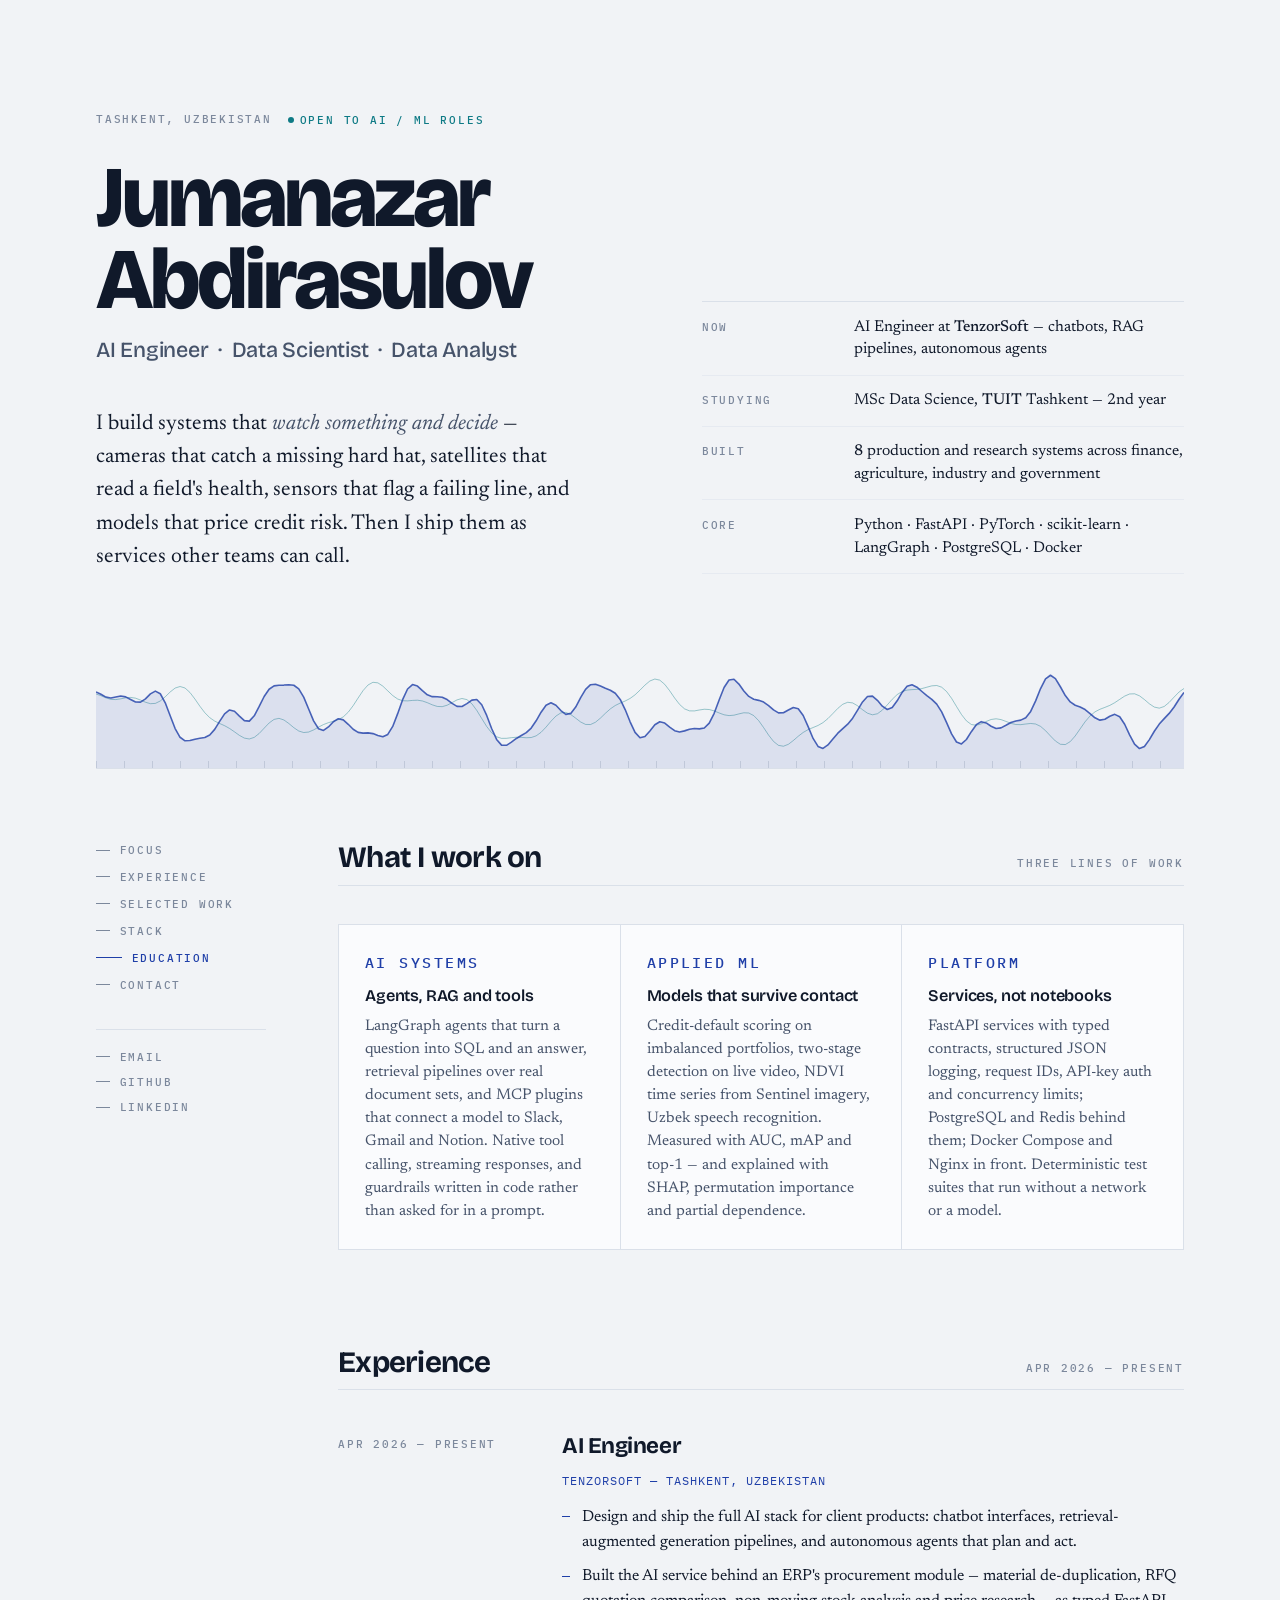
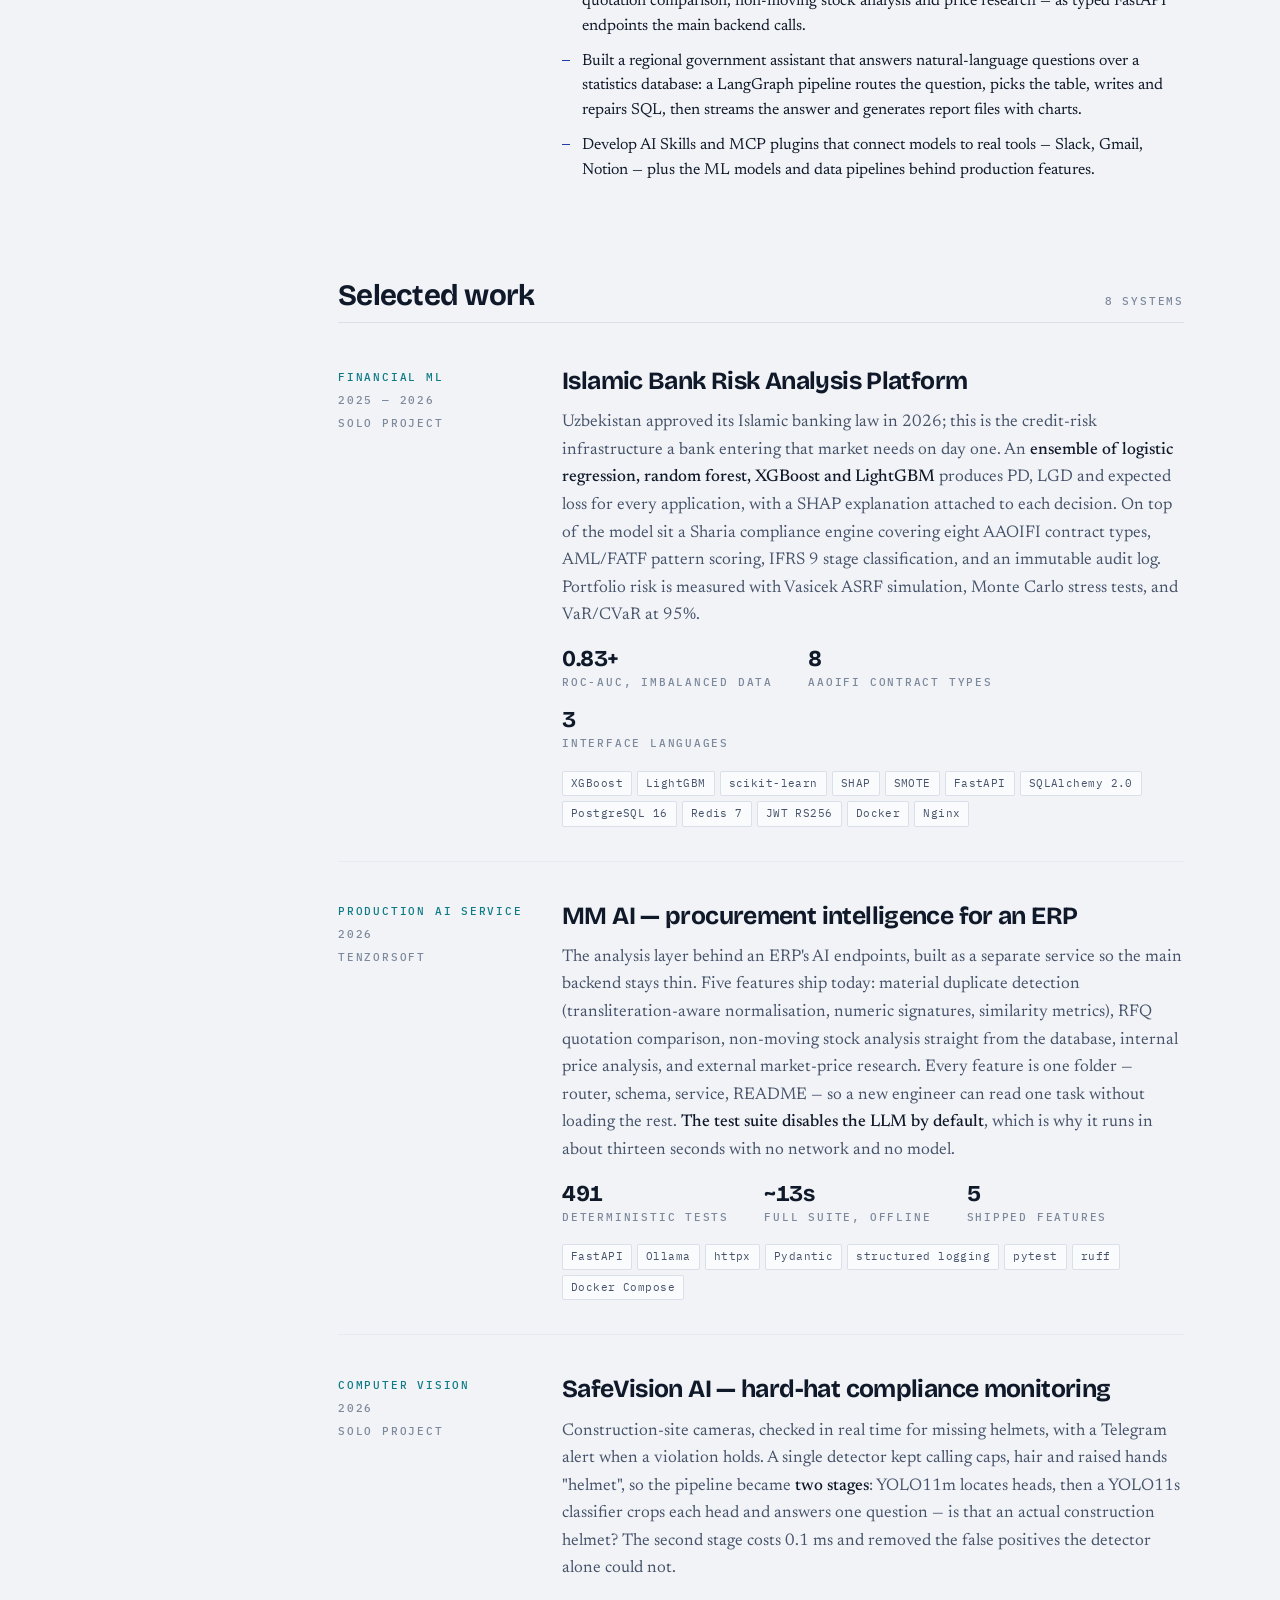
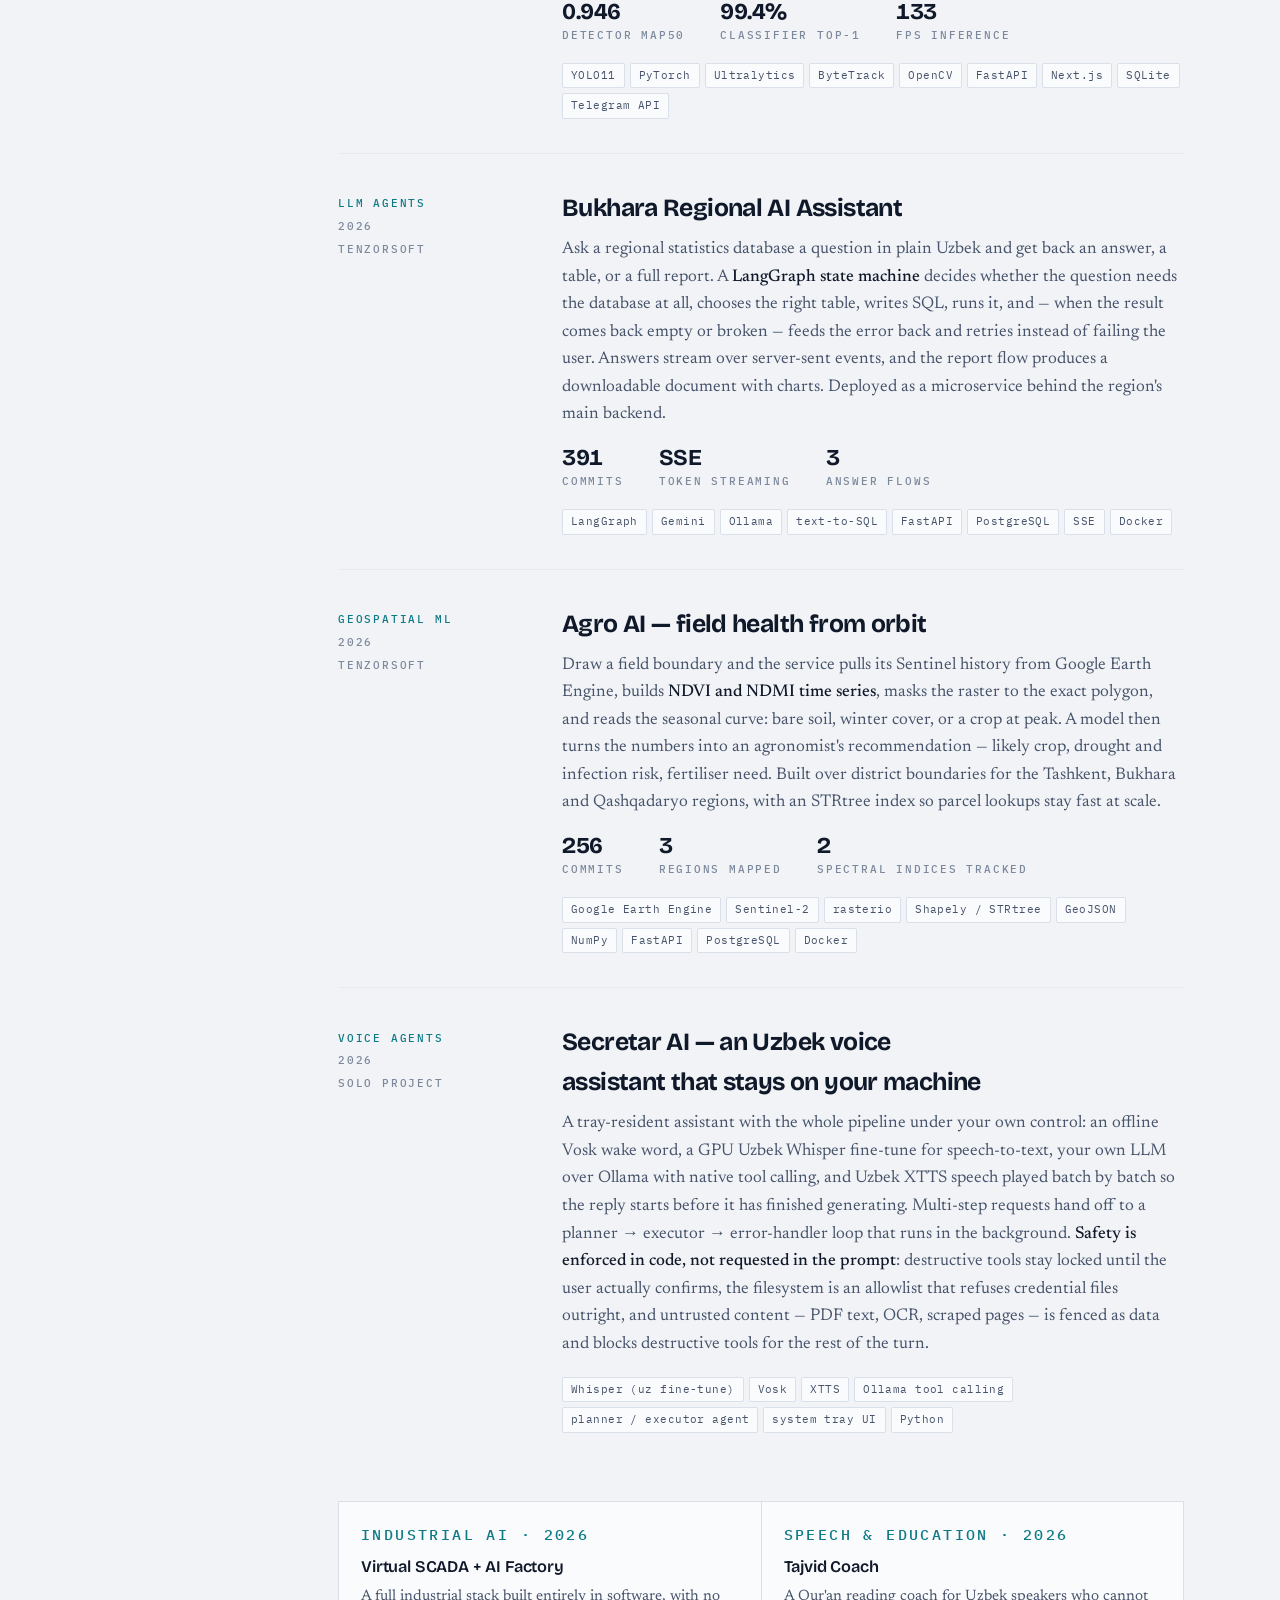
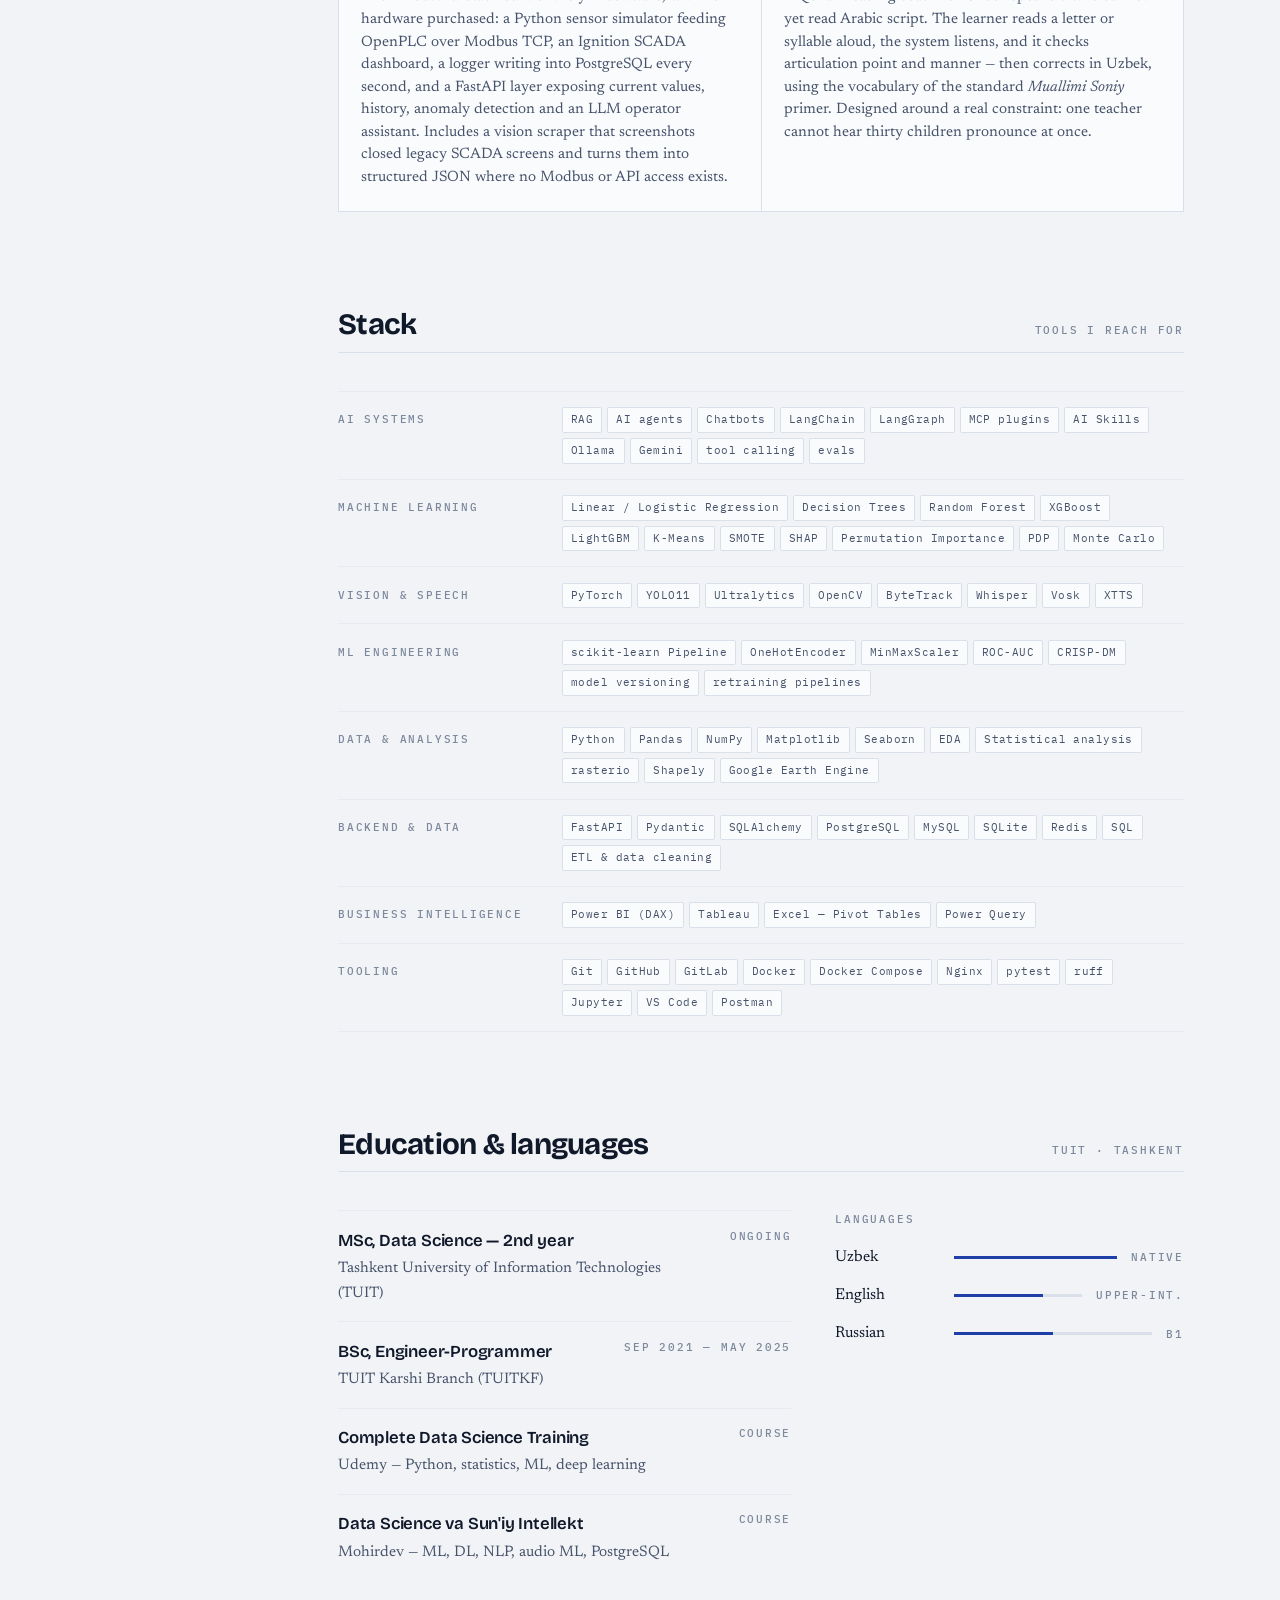
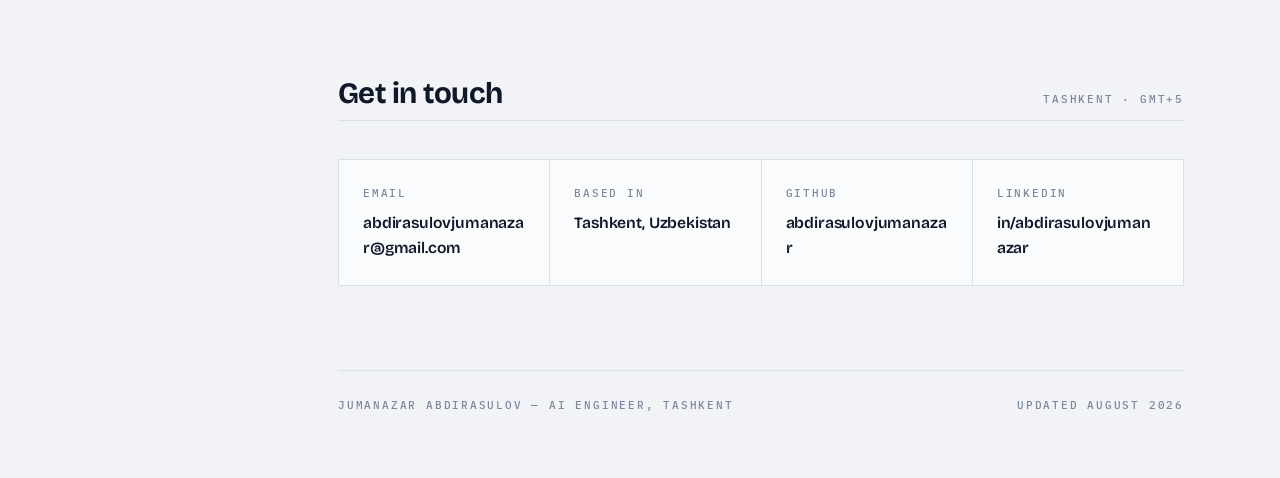
<file: index.html>
<!doctype html>
<html lang="en">
<head>
<meta charset="utf-8">
<meta name="viewport" content="width=device-width, initial-scale=1">
<meta name="description" content="Jumanazar Abdirasulov - AI Engineer at TenzorSoft, Tashkent. RAG pipelines, autonomous agents, computer vision, geospatial ML and financial risk models.">
<meta name="author" content="Jumanazar Abdirasulov">
<link rel="canonical" href="https://abdirasulovjumanazar.github.io/myportfolio/">
<meta property="og:type" content="profile">
<meta property="og:title" content="Jumanazar Abdirasulov - AI Engineer">
<meta property="og:description" content="Jumanazar Abdirasulov - AI Engineer at TenzorSoft, Tashkent. RAG pipelines, autonomous agents, computer vision, geospatial ML and financial risk models.">
<meta property="og:url" content="https://abdirasulovjumanazar.github.io/myportfolio/">
<meta name="twitter:card" content="summary">
<link rel="icon" href="[data-uri]">
<style>html{color-scheme:light dark}body{margin:0}img{max-width:100%}[hidden]{display:none!important}</style>
<title>Jumanazar Abdirasulov</title>
<link rel="preconnect" href="https://fonts.googleapis.com">
<link rel="preconnect" href="https://fonts.gstatic.com" crossorigin>
<link rel="stylesheet" href="https://fonts.googleapis.com/css2?family=Bricolage+Grotesque:opsz,wght@12..96,500;12..96,600;12..96,700;12..96,800&family=IBM+Plex+Mono:wght@400;500;600&family=Newsreader:ital,opsz,wght@0,6..72,300;0,6..72,400;0,6..72,500;1,6..72,400&display=swap">
<style>
  :root{
    --ground:#F1F3F6;
    --surface:#FAFBFD;
    --ink:#10192A;
    --ink-2:#46536A;
    --ink-3:#7C889C;
    --line:#DAE0E9;
    --line-soft:#E6EAF1;
    --accent:#1F3FA8;
    --accent-2:#0E7A85;
    --accent-wash:rgba(31,63,168,.07);

    --display:"Bricolage Grotesque","Helvetica Neue",Arial,sans-serif;
    --body:"Newsreader",Georgia,"Times New Roman",serif;
    --mono:"IBM Plex Mono",ui-monospace,SFMono-Regular,Menlo,Consolas,monospace;
  }
  @media (prefers-color-scheme: dark){
    :root:not([data-theme="light"]){
      --ground:#0A0F18;
      --surface:#101827;
      --ink:#E8EDF5;
      --ink-2:#A6B2C6;
      --ink-3:#6F7D93;
      --line:#1F2A3A;
      --line-soft:#182232;
      --accent:#87A3FF;
      --accent-2:#45C9D2;
      --accent-wash:rgba(135,163,255,.09);
    }
  }
  :root[data-theme="dark"]{
    --ground:#0A0F18;
    --surface:#101827;
    --ink:#E8EDF5;
    --ink-2:#A6B2C6;
    --ink-3:#6F7D93;
    --line:#1F2A3A;
    --line-soft:#182232;
    --accent:#87A3FF;
    --accent-2:#45C9D2;
    --accent-wash:rgba(135,163,255,.09);
  }

  *{box-sizing:border-box}
  body{
    background:var(--ground);
    color:var(--ink);
    font-family:var(--body);
    font-size:17px;
    line-height:1.62;
    -webkit-font-smoothing:antialiased;
  }
  a{color:inherit}
  ::selection{background:var(--accent);color:var(--ground)}
  :focus-visible{outline:2px solid var(--accent);outline-offset:3px;border-radius:2px}

  .wrap{max-width:1200px;margin:0 auto;padding:0 clamp(20px,5vw,56px)}

  /* ---------- type utilities ---------- */
  .mono{
    font-family:var(--mono);
    font-size:.7rem;
    letter-spacing:.16em;
    text-transform:uppercase;
    font-weight:500;
  }

  /* ---------- hero ---------- */
  .hero{padding:clamp(56px,10vw,110px) 0 0}
  .hero .eyebrow{color:var(--ink-3);display:flex;flex-wrap:wrap;gap:.35em 1.4em;align-items:baseline;margin:0}
  .hero .eyebrow .live{color:var(--accent-2);display:inline-flex;align-items:center;gap:.55em}
  .dot{width:6px;height:6px;background:var(--accent-2);border-radius:50%;display:inline-block}
  h1{
    font-family:var(--display);
    font-weight:800;
    font-size:clamp(2.7rem,8.2vw,5.4rem);
    line-height:.95;
    letter-spacing:-.035em;
    margin:.32em 0 0;
    text-wrap:balance;
  }
  .roleline{
    font-family:var(--display);
    font-weight:500;
    font-size:clamp(1rem,2.4vw,1.35rem);
    letter-spacing:-.01em;
    color:var(--ink-2);
    margin:.75rem 0 0;
  }
  .lede{
    font-size:clamp(1.12rem,2.1vw,1.34rem);
    line-height:1.55;
    max-width:41ch;
    margin:clamp(26px,4vw,40px) 0 0;
    font-weight:400;
  }
  .lede em{font-style:italic;color:var(--ink-2)}

  .heroGrid{display:grid;gap:clamp(28px,4vw,52px)}
  @media (min-width:900px){
    .heroGrid{grid-template-columns:minmax(0,1.15fr) minmax(0,1fr);align-items:end}
  }

  .facts{display:grid;gap:0;border-top:1px solid var(--line);margin:0}
  .fact{display:grid;grid-template-columns:8.5rem minmax(0,1fr);gap:1rem;padding:.85rem 0;border-bottom:1px solid var(--line-soft);align-items:baseline}
  .fact dt{color:var(--ink-3)}
  .fact dd{margin:0;font-size:.98rem;line-height:1.45}
  .fact dd b{font-weight:500;font-variant-numeric:tabular-nums}

  /* decorative signal band */
  .band{margin:clamp(44px,7vw,84px) 0 0}
  #trace{display:block;width:100%;height:110px}
  .ruler{height:1px;background:var(--line)}

  /* ---------- shell / rail ---------- */
  .shell{display:grid;gap:clamp(40px,6vw,72px);padding:clamp(40px,6vw,72px) 0 0}
  @media (min-width:1080px){
    .shell{grid-template-columns:170px minmax(0,1fr)}
  }
  .rail{display:none}
  @media (min-width:1080px){
    .rail{display:block;position:sticky;top:40px;align-self:start}
    .rail ol{list-style:none;margin:0;padding:0;display:flex;flex-direction:column;gap:.55rem}
    .rail a{
      text-decoration:none;color:var(--ink-3);
      display:flex;align-items:center;gap:.6rem;
      transition:color .2s;
    }
    .rail a::before{
      content:"";width:14px;height:1px;background:currentColor;flex:none;transition:width .2s;
    }
    .rail a:hover{color:var(--ink)}
    .rail a[aria-current="true"]{color:var(--accent)}
    .rail a[aria-current="true"]::before{width:26px}
    .railfoot{margin-top:2.2rem;padding-top:1.1rem;border-top:1px solid var(--line);display:flex;flex-direction:column;gap:.45rem}
    .railfoot a{text-decoration:none;color:var(--ink-3)}
    .railfoot a:hover{color:var(--accent)}
  }

  /* ---------- sections ---------- */
  section{scroll-margin-top:28px}
  section + section{margin-top:clamp(56px,8vw,96px)}
  .shead{display:flex;align-items:baseline;gap:1rem;border-bottom:1px solid var(--line);padding-bottom:.7rem;margin-bottom:clamp(24px,3.4vw,38px)}
  .shead h2{
    font-family:var(--display);font-weight:700;
    font-size:clamp(1.35rem,3vw,1.85rem);
    letter-spacing:-.025em;margin:0;line-height:1.1;
  }
  .shead .count{color:var(--ink-3);margin-left:auto;white-space:nowrap;font-variant-numeric:tabular-nums}

  /* ---------- pillars ---------- */
  .pillars{display:grid;gap:1px;background:var(--line);border:1px solid var(--line)}
  @media (min-width:760px){.pillars{grid-template-columns:repeat(3,1fr)}}
  .pillar{background:var(--surface);padding:clamp(18px,2.4vw,26px)}
  .pillar h3{font-family:var(--display);font-weight:600;font-size:1.02rem;letter-spacing:-.01em;margin:.55rem 0 .4rem}
  .pillar p{margin:0;font-size:.96rem;line-height:1.5;color:var(--ink-2)}
  .pillar .idx{color:var(--accent);margin:0}

  /* ---------- experience ---------- */
  .job{display:grid;gap:.4rem 2rem}
  @media (min-width:820px){.job{grid-template-columns:12rem minmax(0,1fr)}}
  .job .when{color:var(--ink-3);padding-top:.4rem;font-variant-numeric:tabular-nums;margin:0}
  .job h3{font-family:var(--display);font-weight:700;font-size:clamp(1.15rem,2.2vw,1.4rem);letter-spacing:-.02em;margin:0}
  .job .org{color:var(--accent);font-family:var(--mono);font-size:.78rem;letter-spacing:.08em;margin:.35rem 0 .9rem;text-transform:uppercase}
  ul.duties{margin:0;padding:0;list-style:none;display:flex;flex-direction:column;gap:.62rem;max-width:62ch}
  ul.duties li{position:relative;padding-left:1.25rem;font-size:1rem;line-height:1.55}
  ul.duties li::before{content:"";position:absolute;left:0;top:.72em;width:8px;height:1px;background:var(--accent)}

  /* ---------- work entries ---------- */
  .works{display:flex;flex-direction:column}
  .work{
    padding:clamp(24px,3.4vw,34px) 0;
    border-top:1px solid var(--line-soft);
    display:grid;gap:.5rem 2rem;
  }
  .work:first-child{border-top:0;padding-top:0}
  @media (min-width:820px){.work{grid-template-columns:12rem minmax(0,1fr)}}
  .work .meta{display:flex;flex-direction:column;gap:.3rem;color:var(--ink-3);padding-top:.4rem}
  .work .meta .domain{color:var(--accent-2)}
  .work h3{
    font-family:var(--display);font-weight:700;
    font-size:clamp(1.2rem,2.4vw,1.55rem);letter-spacing:-.025em;margin:0 0 .5rem;
    text-wrap:balance;
  }
  .work p{margin:0;max-width:62ch;color:var(--ink-2)}
  .work p strong{color:var(--ink);font-weight:500}

  .metrics{display:flex;flex-wrap:wrap;gap:1.1rem 2.2rem;margin-top:1.15rem}
  .metric{display:flex;flex-direction:column;gap:.15rem}
  .metric b{
    font-family:var(--display);font-weight:700;font-size:1.42rem;line-height:1;
    letter-spacing:-.02em;font-variant-numeric:tabular-nums;color:var(--ink);
  }
  .metric span{color:var(--ink-3)}

  .chips{display:flex;flex-wrap:wrap;gap:5px;margin-top:1.15rem}
  .chip{
    font-family:var(--mono);font-size:.68rem;letter-spacing:.04em;
    border:1px solid var(--line);color:var(--ink-2);
    padding:3px 8px;border-radius:2px;background:var(--surface);
    white-space:nowrap;
  }

  /* compact list */
  .more{display:grid;gap:1px;background:var(--line);border:1px solid var(--line);margin-top:clamp(24px,3vw,34px)}
  @media (min-width:760px){.more{grid-template-columns:1fr 1fr}}
  .more article{background:var(--surface);padding:clamp(16px,2.2vw,22px)}
  .more h4{font-family:var(--display);font-weight:600;font-size:1.02rem;letter-spacing:-.01em;margin:.5rem 0 .35rem}
  .more p{margin:0;font-size:.94rem;line-height:1.5;color:var(--ink-2)}
  .more .domain{color:var(--accent-2);margin:0}

  /* ---------- stack ---------- */
  .stack{display:grid;gap:0;margin:0}
  .row{display:grid;gap:.5rem 2rem;padding:.95rem 0;border-bottom:1px solid var(--line-soft);align-items:baseline}
  @media (min-width:760px){.row{grid-template-columns:12rem minmax(0,1fr)}}
  .row:first-child{border-top:1px solid var(--line-soft)}
  .row dt{color:var(--ink-3)}
  .row dd{margin:0;display:flex;flex-wrap:wrap;gap:5px}

  /* ---------- education ---------- */
  .edu{display:grid;gap:clamp(28px,4vw,44px)}
  @media (min-width:820px){.edu{grid-template-columns:1.3fr 1fr}}
  .entry{border-top:1px solid var(--line-soft);padding:.95rem 0;display:grid;gap:.15rem 2rem}
  @media (min-width:820px){.entry{grid-template-columns:minmax(0,1fr) auto}}
  .entry h3{font-family:var(--display);font-weight:600;font-size:1.05rem;letter-spacing:-.012em;margin:0}
  .entry .sub{color:var(--ink-2);font-size:.95rem;margin:.2rem 0 0}
  .entry .when{color:var(--ink-3);font-variant-numeric:tabular-nums;white-space:nowrap;margin:0}
  .langhead{color:var(--ink-3);margin:0 0 1rem}
  .langs{display:flex;flex-direction:column;gap:.8rem}
  .lang{display:grid;grid-template-columns:6.5rem 1fr auto;gap:.9rem;align-items:center;font-size:.98rem}
  .lang .bar{height:3px;background:var(--line);position:relative;overflow:hidden}
  .lang .bar i{position:absolute;top:0;bottom:0;left:0;background:var(--accent);display:block}
  .lang .lvl{color:var(--ink-3)}

  /* ---------- contact ---------- */
  .contact{display:grid;gap:1px;background:var(--line);border:1px solid var(--line)}
  @media (min-width:700px){.contact{grid-template-columns:repeat(2,1fr)}}
  @media (min-width:1000px){.contact{grid-template-columns:repeat(4,1fr)}}
  .contact a,
  .contact .info{
    background:var(--surface);padding:clamp(18px,2.4vw,24px);
    text-decoration:none;display:flex;flex-direction:column;gap:.45rem;
    transition:background .18s,color .18s;
  }
  .contact a span,.contact .info span{color:var(--ink-3)}
  .contact a b,.contact .info b{font-family:var(--display);font-weight:600;font-size:.98rem;letter-spacing:-.01em;word-break:break-word}
  .contact a:hover{background:var(--accent-wash)}
  .contact a:hover b{color:var(--accent)}

  footer{
    margin-top:clamp(48px,7vw,84px);
    padding:1.6rem 0 clamp(40px,6vw,64px);
    border-top:1px solid var(--line);
    display:flex;flex-wrap:wrap;gap:.6rem 1.4rem;justify-content:space-between;
    color:var(--ink-3);
  }

  @media (prefers-reduced-motion: reduce){
    *{animation:none !important;transition:none !important}
  }

  @media print{
    body{background:#fff;color:#000;font-size:10.5pt}
    .rail,.band,footer{display:none}
    .shell{display:block;padding-top:0}
    section{break-inside:avoid}
    .work,.pillar,.more article,.contact a{background:#fff}
  }
</style>
</head>
<body>

<div class="wrap">

  <header class="hero">
    <div class="heroGrid">
      <div>
        <p class="mono eyebrow">
          <span>Tashkent, Uzbekistan</span>
          <span class="live"><span class="dot"></span>Open to AI / ML roles</span>
        </p>
        <h1>Jumanazar<br>Abdirasulov</h1>
        <p class="roleline">AI Engineer &nbsp;·&nbsp; Data Scientist &nbsp;·&nbsp; Data Analyst</p>
        <p class="lede">
          I build systems that <em>watch something and decide</em> — cameras that catch a missing
          hard hat, satellites that read a field's health, sensors that flag a failing line, and
          models that price credit risk. Then I ship them as services other teams can call.
        </p>
      </div>

      <dl class="facts">
        <div class="fact"><dt class="mono">Now</dt><dd>AI Engineer at <b>TenzorSoft</b> — chatbots, RAG pipelines, autonomous agents</dd></div>
        <div class="fact"><dt class="mono">Studying</dt><dd>MSc Data Science, <b>TUIT</b> Tashkent — 2nd year</dd></div>
        <div class="fact"><dt class="mono">Built</dt><dd><b>8</b> production and research systems across finance, agriculture, industry and government</dd></div>
        <div class="fact"><dt class="mono">Core</dt><dd>Python · FastAPI · PyTorch · scikit-learn · LangGraph · PostgreSQL · Docker</dd></div>
      </dl>
    </div>

    <div class="band" aria-hidden="true">
      <canvas id="trace"></canvas>
      <div class="ruler"></div>
    </div>
  </header>

  <div class="shell">

    <nav class="rail mono" aria-label="Sections">
      <ol>
        <li><a href="#focus">Focus</a></li>
        <li><a href="#experience">Experience</a></li>
        <li><a href="#work">Selected work</a></li>
        <li><a href="#stack">Stack</a></li>
        <li><a href="#education">Education</a></li>
        <li><a href="#contact">Contact</a></li>
      </ol>
      <div class="railfoot">
        <a href="mailto:abdirasulovjumanazar@gmail.com">Email</a>
        <a href="https://github.com/abdirasulovjumanazar" target="_blank" rel="noopener">GitHub</a>
        <a href="https://linkedin.com/in/abdirasulovjumanazar" target="_blank" rel="noopener">LinkedIn</a>
      </div>
    </nav>

    <main>

      <section id="focus">
        <div class="shead">
          <h2>What I work on</h2>
          <span class="mono count">Three lines of work</span>
        </div>
        <div class="pillars">
          <article class="pillar">
            <p class="mono idx">AI systems</p>
            <h3>Agents, RAG and tools</h3>
            <p>LangGraph agents that turn a question into SQL and an answer, retrieval pipelines over
              real document sets, and MCP plugins that connect a model to Slack, Gmail and Notion.
              Native tool calling, streaming responses, and guardrails written in code rather than
              asked for in a prompt.</p>
          </article>
          <article class="pillar">
            <p class="mono idx">Applied ML</p>
            <h3>Models that survive contact</h3>
            <p>Credit-default scoring on imbalanced portfolios, two-stage detection on live video,
              NDVI time series from Sentinel imagery, Uzbek speech recognition. Measured with AUC,
              mAP and top-1 — and explained with SHAP, permutation importance and partial dependence.</p>
          </article>
          <article class="pillar">
            <p class="mono idx">Platform</p>
            <h3>Services, not notebooks</h3>
            <p>FastAPI services with typed contracts, structured JSON logging, request IDs, API-key
              auth and concurrency limits; PostgreSQL and Redis behind them; Docker Compose and Nginx
              in front. Deterministic test suites that run without a network or a model.</p>
          </article>
        </div>
      </section>

      <section id="experience">
        <div class="shead">
          <h2>Experience</h2>
          <span class="mono count">Apr 2026 — present</span>
        </div>
        <div class="job">
          <p class="when mono">Apr 2026 — Present</p>
          <div>
            <h3>AI Engineer</h3>
            <p class="org">TenzorSoft — Tashkent, Uzbekistan</p>
            <ul class="duties">
              <li>Design and ship the full AI stack for client products: chatbot interfaces,
                retrieval-augmented generation pipelines, and autonomous agents that plan and act.</li>
              <li>Built the AI service behind an ERP's procurement module — material de-duplication,
                RFQ quotation comparison, non-moving stock analysis and price research — as typed
                FastAPI endpoints the main backend calls.</li>
              <li>Built a regional government assistant that answers natural-language questions over
                a statistics database: a LangGraph pipeline routes the question, picks the table,
                writes and repairs SQL, then streams the answer and generates report files with
                charts.</li>
              <li>Develop AI Skills and MCP plugins that connect models to real tools — Slack, Gmail,
                Notion — plus the ML models and data pipelines behind production features.</li>
            </ul>
          </div>
        </div>
      </section>

      <section id="work">
        <div class="shead">
          <h2>Selected work</h2>
          <span class="mono count">8 systems</span>
        </div>

        <div class="works">

          <article class="work">
            <div class="meta mono">
              <span class="domain">Financial ML</span>
              <span>2025 — 2026</span>
              <span>Solo project</span>
            </div>
            <div>
              <h3>Islamic Bank Risk Analysis Platform</h3>
              <p>Uzbekistan approved its Islamic banking law in 2026; this is the credit-risk
                infrastructure a bank entering that market needs on day one. An <strong>ensemble of
                logistic regression, random forest, XGBoost and LightGBM</strong> produces PD, LGD and
                expected loss for every application, with a SHAP explanation attached to each
                decision. On top of the model sit a Sharia compliance engine covering eight AAOIFI
                contract types, AML/FATF pattern scoring, IFRS 9 stage classification, and an
                immutable audit log. Portfolio risk is measured with Vasicek ASRF simulation, Monte
                Carlo stress tests, and VaR/CVaR at 95%.</p>
              <div class="metrics">
                <div class="metric"><b>0.83+</b><span class="mono">ROC-AUC, imbalanced data</span></div>
                <div class="metric"><b>8</b><span class="mono">AAOIFI contract types</span></div>
                <div class="metric"><b>3</b><span class="mono">interface languages</span></div>
              </div>
              <div class="chips">
                <span class="chip">XGBoost</span><span class="chip">LightGBM</span><span class="chip">scikit-learn</span>
                <span class="chip">SHAP</span><span class="chip">SMOTE</span><span class="chip">FastAPI</span>
                <span class="chip">SQLAlchemy 2.0</span><span class="chip">PostgreSQL 16</span><span class="chip">Redis 7</span>
                <span class="chip">JWT RS256</span><span class="chip">Docker</span><span class="chip">Nginx</span>
              </div>
            </div>
          </article>

          <article class="work">
            <div class="meta mono">
              <span class="domain">Production AI service</span>
              <span>2026</span>
              <span>TenzorSoft</span>
            </div>
            <div>
              <h3>MM AI — procurement intelligence for an ERP</h3>
              <p>The analysis layer behind an ERP's AI endpoints, built as a separate service so the
                main backend stays thin. Five features ship today: material duplicate detection
                (transliteration-aware normalisation, numeric signatures, similarity metrics), RFQ
                quotation comparison, non-moving stock analysis straight from the database, internal
                price analysis, and external market-price research. Every feature is one folder —
                router, schema, service, README — so a new engineer can read one task without loading
                the rest. <strong>The test suite disables the LLM by default</strong>, which is why
                it runs in about thirteen seconds with no network and no model.</p>
              <div class="metrics">
                <div class="metric"><b>491</b><span class="mono">deterministic tests</span></div>
                <div class="metric"><b>~13s</b><span class="mono">full suite, offline</span></div>
                <div class="metric"><b>5</b><span class="mono">shipped features</span></div>
              </div>
              <div class="chips">
                <span class="chip">FastAPI</span><span class="chip">Ollama</span><span class="chip">httpx</span>
                <span class="chip">Pydantic</span><span class="chip">structured logging</span><span class="chip">pytest</span>
                <span class="chip">ruff</span><span class="chip">Docker Compose</span>
              </div>
            </div>
          </article>

          <article class="work">
            <div class="meta mono">
              <span class="domain">Computer vision</span>
              <span>2026</span>
              <span>Solo project</span>
            </div>
            <div>
              <h3>SafeVision AI — hard-hat compliance monitoring</h3>
              <p>Construction-site cameras, checked in real time for missing helmets, with a Telegram
                alert when a violation holds. A single detector kept calling caps, hair and raised
                hands "helmet", so the pipeline became <strong>two stages</strong>: YOLO11m locates
                heads, then a YOLO11s classifier crops each head and answers one question — is that
                an actual construction helmet? The second stage costs 0.1 ms and removed the false
                positives the detector alone could not.</p>
              <div class="metrics">
                <div class="metric"><b>0.946</b><span class="mono">detector mAP50</span></div>
                <div class="metric"><b>99.4%</b><span class="mono">classifier top-1</span></div>
                <div class="metric"><b>133</b><span class="mono">FPS inference</span></div>
              </div>
              <div class="chips">
                <span class="chip">YOLO11</span><span class="chip">PyTorch</span><span class="chip">Ultralytics</span>
                <span class="chip">ByteTrack</span><span class="chip">OpenCV</span><span class="chip">FastAPI</span>
                <span class="chip">Next.js</span><span class="chip">SQLite</span><span class="chip">Telegram API</span>
              </div>
            </div>
          </article>

          <article class="work">
            <div class="meta mono">
              <span class="domain">LLM agents</span>
              <span>2026</span>
              <span>TenzorSoft</span>
            </div>
            <div>
              <h3>Bukhara Regional AI Assistant</h3>
              <p>Ask a regional statistics database a question in plain Uzbek and get back an answer,
                a table, or a full report. A <strong>LangGraph state machine</strong> decides whether
                the question needs the database at all, chooses the right table, writes SQL, runs it,
                and — when the result comes back empty or broken — feeds the error back and retries
                instead of failing the user. Answers stream over server-sent events, and the report
                flow produces a downloadable document with charts. Deployed as a microservice behind
                the region's main backend.</p>
              <div class="metrics">
                <div class="metric"><b>391</b><span class="mono">commits</span></div>
                <div class="metric"><b>SSE</b><span class="mono">token streaming</span></div>
                <div class="metric"><b>3</b><span class="mono">answer flows</span></div>
              </div>
              <div class="chips">
                <span class="chip">LangGraph</span><span class="chip">Gemini</span><span class="chip">Ollama</span>
                <span class="chip">text-to-SQL</span><span class="chip">FastAPI</span><span class="chip">PostgreSQL</span>
                <span class="chip">SSE</span><span class="chip">Docker</span>
              </div>
            </div>
          </article>

          <article class="work">
            <div class="meta mono">
              <span class="domain">Geospatial ML</span>
              <span>2026</span>
              <span>TenzorSoft</span>
            </div>
            <div>
              <h3>Agro AI — field health from orbit</h3>
              <p>Draw a field boundary and the service pulls its Sentinel history from Google Earth
                Engine, builds <strong>NDVI and NDMI time series</strong>, masks the raster to the
                exact polygon, and reads the seasonal curve: bare soil, winter cover, or a crop at
                peak. A model then turns the numbers into an agronomist's recommendation — likely
                crop, drought and infection risk, fertiliser need. Built over district boundaries for
                the Tashkent, Bukhara and Qashqadaryo regions, with an STRtree index so parcel
                lookups stay fast at scale.</p>
              <div class="metrics">
                <div class="metric"><b>256</b><span class="mono">commits</span></div>
                <div class="metric"><b>3</b><span class="mono">regions mapped</span></div>
                <div class="metric"><b>2</b><span class="mono">spectral indices tracked</span></div>
              </div>
              <div class="chips">
                <span class="chip">Google Earth Engine</span><span class="chip">Sentinel-2</span><span class="chip">rasterio</span>
                <span class="chip">Shapely / STRtree</span><span class="chip">GeoJSON</span><span class="chip">NumPy</span>
                <span class="chip">FastAPI</span><span class="chip">PostgreSQL</span><span class="chip">Docker</span>
              </div>
            </div>
          </article>

          <article class="work">
            <div class="meta mono">
              <span class="domain">Voice agents</span>
              <span>2026</span>
              <span>Solo project</span>
            </div>
            <div>
              <h3>Secretar AI — an Uzbek voice assistant that stays on your machine</h3>
              <p>A tray-resident assistant with the whole pipeline under your own control: an offline
                Vosk wake word, a GPU Uzbek Whisper fine-tune for speech-to-text, your own LLM over
                Ollama with native tool calling, and Uzbek XTTS speech played batch by batch so the
                reply starts before it has finished generating. Multi-step requests hand off to a
                planner → executor → error-handler loop that runs in the background.
                <strong>Safety is enforced in code, not requested in the prompt</strong>: destructive
                tools stay locked until the user actually confirms, the filesystem is an allowlist
                that refuses credential files outright, and untrusted content — PDF text, OCR,
                scraped pages — is fenced as data and blocks destructive tools for the rest of the
                turn.</p>
              <div class="chips">
                <span class="chip">Whisper (uz fine-tune)</span><span class="chip">Vosk</span><span class="chip">XTTS</span>
                <span class="chip">Ollama tool calling</span><span class="chip">planner / executor agent</span>
                <span class="chip">system tray UI</span><span class="chip">Python</span>
              </div>
            </div>
          </article>

        </div>

        <div class="more">
          <article>
            <p class="mono domain">Industrial AI · 2026</p>
            <h4>Virtual SCADA + AI Factory</h4>
            <p>A full industrial stack built entirely in software, with no hardware purchased: a
              Python sensor simulator feeding OpenPLC over Modbus TCP, an Ignition SCADA dashboard, a
              logger writing into PostgreSQL every second, and a FastAPI layer exposing current
              values, history, anomaly detection and an LLM operator assistant. Includes a vision
              scraper that screenshots closed legacy SCADA screens and turns them into structured
              JSON where no Modbus or API access exists.</p>
          </article>
          <article>
            <p class="mono domain">Speech &amp; education · 2026</p>
            <h4>Tajvid Coach</h4>
            <p>A Qur'an reading coach for Uzbek speakers who cannot yet read Arabic script. The
              learner reads a letter or syllable aloud, the system listens, and it checks
              articulation point and manner — then corrects in Uzbek, using the vocabulary of the
              standard <em>Muallimi Soniy</em> primer. Designed around a real constraint: one teacher
              cannot hear thirty children pronounce at once.</p>
          </article>
        </div>
      </section>

      <section id="stack">
        <div class="shead">
          <h2>Stack</h2>
          <span class="mono count">Tools I reach for</span>
        </div>
        <dl class="stack">
          <div class="row">
            <dt class="mono">AI systems</dt>
            <dd>
              <span class="chip">RAG</span><span class="chip">AI agents</span><span class="chip">Chatbots</span>
              <span class="chip">LangChain</span><span class="chip">LangGraph</span><span class="chip">MCP plugins</span>
              <span class="chip">AI Skills</span><span class="chip">Ollama</span><span class="chip">Gemini</span>
              <span class="chip">tool calling</span><span class="chip">evals</span>
            </dd>
          </div>
          <div class="row">
            <dt class="mono">Machine learning</dt>
            <dd>
              <span class="chip">Linear / Logistic Regression</span><span class="chip">Decision Trees</span>
              <span class="chip">Random Forest</span><span class="chip">XGBoost</span><span class="chip">LightGBM</span>
              <span class="chip">K-Means</span><span class="chip">SMOTE</span><span class="chip">SHAP</span>
              <span class="chip">Permutation Importance</span><span class="chip">PDP</span><span class="chip">Monte Carlo</span>
            </dd>
          </div>
          <div class="row">
            <dt class="mono">Vision &amp; speech</dt>
            <dd>
              <span class="chip">PyTorch</span><span class="chip">YOLO11</span><span class="chip">Ultralytics</span>
              <span class="chip">OpenCV</span><span class="chip">ByteTrack</span><span class="chip">Whisper</span>
              <span class="chip">Vosk</span><span class="chip">XTTS</span>
            </dd>
          </div>
          <div class="row">
            <dt class="mono">ML engineering</dt>
            <dd>
              <span class="chip">scikit-learn Pipeline</span><span class="chip">OneHotEncoder</span>
              <span class="chip">MinMaxScaler</span><span class="chip">ROC-AUC</span><span class="chip">CRISP-DM</span>
              <span class="chip">model versioning</span><span class="chip">retraining pipelines</span>
            </dd>
          </div>
          <div class="row">
            <dt class="mono">Data &amp; analysis</dt>
            <dd>
              <span class="chip">Python</span><span class="chip">Pandas</span><span class="chip">NumPy</span>
              <span class="chip">Matplotlib</span><span class="chip">Seaborn</span><span class="chip">EDA</span>
              <span class="chip">Statistical analysis</span><span class="chip">rasterio</span><span class="chip">Shapely</span>
              <span class="chip">Google Earth Engine</span>
            </dd>
          </div>
          <div class="row">
            <dt class="mono">Backend &amp; data</dt>
            <dd>
              <span class="chip">FastAPI</span><span class="chip">Pydantic</span><span class="chip">SQLAlchemy</span>
              <span class="chip">PostgreSQL</span><span class="chip">MySQL</span><span class="chip">SQLite</span>
              <span class="chip">Redis</span><span class="chip">SQL</span><span class="chip">ETL &amp; data cleaning</span>
            </dd>
          </div>
          <div class="row">
            <dt class="mono">Business intelligence</dt>
            <dd>
              <span class="chip">Power BI (DAX)</span><span class="chip">Tableau</span>
              <span class="chip">Excel — Pivot Tables</span><span class="chip">Power Query</span>
            </dd>
          </div>
          <div class="row">
            <dt class="mono">Tooling</dt>
            <dd>
              <span class="chip">Git</span><span class="chip">GitHub</span><span class="chip">GitLab</span>
              <span class="chip">Docker</span><span class="chip">Docker Compose</span><span class="chip">Nginx</span>
              <span class="chip">pytest</span><span class="chip">ruff</span><span class="chip">Jupyter</span>
              <span class="chip">VS Code</span><span class="chip">Postman</span>
            </dd>
          </div>
        </dl>
      </section>

      <section id="education">
        <div class="shead">
          <h2>Education &amp; languages</h2>
          <span class="mono count">TUIT · Tashkent</span>
        </div>
        <div class="edu">
          <div>
            <div class="entry">
              <div>
                <h3>MSc, Data Science — 2nd year</h3>
                <p class="sub">Tashkent University of Information Technologies (TUIT)</p>
              </div>
              <p class="when mono">Ongoing</p>
            </div>
            <div class="entry">
              <div>
                <h3>BSc, Engineer-Programmer</h3>
                <p class="sub">TUIT Karshi Branch (TUITKF)</p>
              </div>
              <p class="when mono">Sep 2021 — May 2025</p>
            </div>
            <div class="entry">
              <div>
                <h3>Complete Data Science Training</h3>
                <p class="sub">Udemy — Python, statistics, ML, deep learning</p>
              </div>
              <p class="when mono">Course</p>
            </div>
            <div class="entry">
              <div>
                <h3>Data Science va Sun'iy Intellekt</h3>
                <p class="sub">Mohirdev — ML, DL, NLP, audio ML, PostgreSQL</p>
              </div>
              <p class="when mono">Course</p>
            </div>
          </div>

          <div>
            <p class="mono langhead">Languages</p>
            <div class="langs">
              <div class="lang">
                <span>Uzbek</span>
                <span class="bar"><i style="width:100%"></i></span>
                <span class="mono lvl">Native</span>
              </div>
              <div class="lang">
                <span>English</span>
                <span class="bar"><i style="width:70%"></i></span>
                <span class="mono lvl">Upper-Int.</span>
              </div>
              <div class="lang">
                <span>Russian</span>
                <span class="bar"><i style="width:50%"></i></span>
                <span class="mono lvl">B1</span>
              </div>
            </div>
          </div>
        </div>
      </section>

      <section id="contact">
        <div class="shead">
          <h2>Get in touch</h2>
          <span class="mono count">Tashkent · GMT+5</span>
        </div>
        <div class="contact">
          <a href="mailto:abdirasulovjumanazar@gmail.com">
            <span class="mono">Email</span>
            <b>abdirasulovjumanazar@gmail.com</b>
          </a>
          <div class="info">
            <span class="mono">Based in</span>
            <b>Tashkent, Uzbekistan</b>
          </div>
          <a href="https://github.com/abdirasulovjumanazar" target="_blank" rel="noopener">
            <span class="mono">GitHub</span>
            <b>abdirasulovjumanazar</b>
          </a>
          <a href="https://linkedin.com/in/abdirasulovjumanazar" target="_blank" rel="noopener">
            <span class="mono">LinkedIn</span>
            <b>in/abdirasulovjumanazar</b>
          </a>
        </div>
      </section>

      <footer class="mono">
        <span>Jumanazar Abdirasulov — AI Engineer, Tashkent</span>
        <span>Updated August 2026</span>
      </footer>

    </main>
  </div>
</div>

<script>
(function () {
  var cv = document.getElementById('trace');
  if (cv && cv.getContext) {
    var ctx = cv.getContext('2d');
    var reduce = window.matchMedia && window.matchMedia('(prefers-reduced-motion: reduce)').matches;
    var W = 0, H = 0, progress = reduce ? 1 : 0;

    function css(name) {
      return getComputedStyle(document.documentElement).getPropertyValue(name).trim();
    }
    function wave(x, a, b, c) {
      return 0.5
        + 0.26 * Math.sin(x * a + 0.4)
        + 0.13 * Math.sin(x * b + 1.7)
        + 0.06 * Math.sin(x * c + 2.9);
    }
    function trail(p, a, b, c, pad) {
      var n = 220, cut = Math.max(2, Math.floor(n * p)), i, t, x, y;
      ctx.beginPath();
      for (i = 0; i <= cut; i++) {
        t = i / n;
        x = t * W;
        y = pad + (1 - wave(t * 6.2, a, b, c)) * (H - pad * 2);
        if (i === 0) { ctx.moveTo(x, y); } else { ctx.lineTo(x, y); }
      }
      t = cut / n;
      return { x: t * W, y: pad + (1 - wave(t * 6.2, a, b, c)) * (H - pad * 2) };
    }
    function draw() {
      if (!W) { return; }
      ctx.clearRect(0, 0, W, H);
      var accent = css('--accent') || '#1F3FA8';
      var accent2 = css('--accent-2') || '#0E7A85';
      var muted = css('--ink-3') || '#7C889C';
      var x;

      ctx.save();
      ctx.globalAlpha = 0.25;
      ctx.strokeStyle = muted;
      ctx.lineWidth = 1;
      for (x = 0; x < W; x += 28) {
        ctx.beginPath();
        ctx.moveTo(Math.floor(x) + 0.5, H - 7);
        ctx.lineTo(Math.floor(x) + 0.5, H);
        ctx.stroke();
      }
      ctx.restore();

      ctx.save();
      ctx.globalAlpha = 0.4;
      ctx.strokeStyle = accent2;
      ctx.lineWidth = 1;
      trail(progress, 4.3, 11.9, 23.1, 16);
      ctx.stroke();
      ctx.restore();

      ctx.save();
      var head = trail(progress, 7.1, 17.3, 31.0, 12);
      ctx.strokeStyle = accent;
      ctx.globalAlpha = 0.8;
      ctx.lineWidth = 1.6;
      ctx.lineJoin = 'round';
      ctx.stroke();
      ctx.lineTo(head.x, H);
      ctx.lineTo(0, H);
      ctx.closePath();
      ctx.globalAlpha = 0.1;
      ctx.fillStyle = accent;
      ctx.fill();
      ctx.restore();

      if (progress < 1) {
        ctx.save();
        ctx.fillStyle = accent;
        ctx.beginPath();
        ctx.arc(head.x, head.y, 2.4, 0, Math.PI * 2);
        ctx.fill();
        ctx.restore();
      }
    }
    function resize() {
      var dpr = Math.min(window.devicePixelRatio || 1, 2);
      W = cv.clientWidth;
      H = cv.clientHeight;
      cv.width = Math.max(1, Math.round(W * dpr));
      cv.height = Math.max(1, Math.round(H * dpr));
      ctx.setTransform(dpr, 0, 0, dpr, 0, 0);
      draw();
    }

    var start = null;
    function tick(ts) {
      if (start === null) { start = ts; }
      var t = Math.min(1, (ts - start) / 1500);
      progress = 1 - Math.pow(1 - t, 3);
      draw();
      if (t < 1) { requestAnimationFrame(tick); }
    }

    resize();
    window.addEventListener('resize', resize);
    if (window.matchMedia) {
      var dark = window.matchMedia('(prefers-color-scheme: dark)');
      if (dark.addEventListener) { dark.addEventListener('change', draw); }
    }
    if (!reduce) { requestAnimationFrame(tick); }
  }

  var links = Array.prototype.slice.call(document.querySelectorAll('.rail a[href^="#"]'));
  if (links.length && 'IntersectionObserver' in window) {
    var map = {};
    links.forEach(function (a) {
      var el = document.querySelector(a.getAttribute('href'));
      if (el) { map[el.id] = a; }
    });
    var io = new IntersectionObserver(function (entries) {
      entries.forEach(function (e) {
        if (e.isIntersecting) {
          links.forEach(function (a) { a.removeAttribute('aria-current'); });
          if (map[e.target.id]) { map[e.target.id].setAttribute('aria-current', 'true'); }
        }
      });
    }, { rootMargin: '-10% 0px -70% 0px', threshold: 0 });
    Object.keys(map).forEach(function (id) { io.observe(document.getElementById(id)); });
  }
})();
</script>

</body>
</html>
</file>
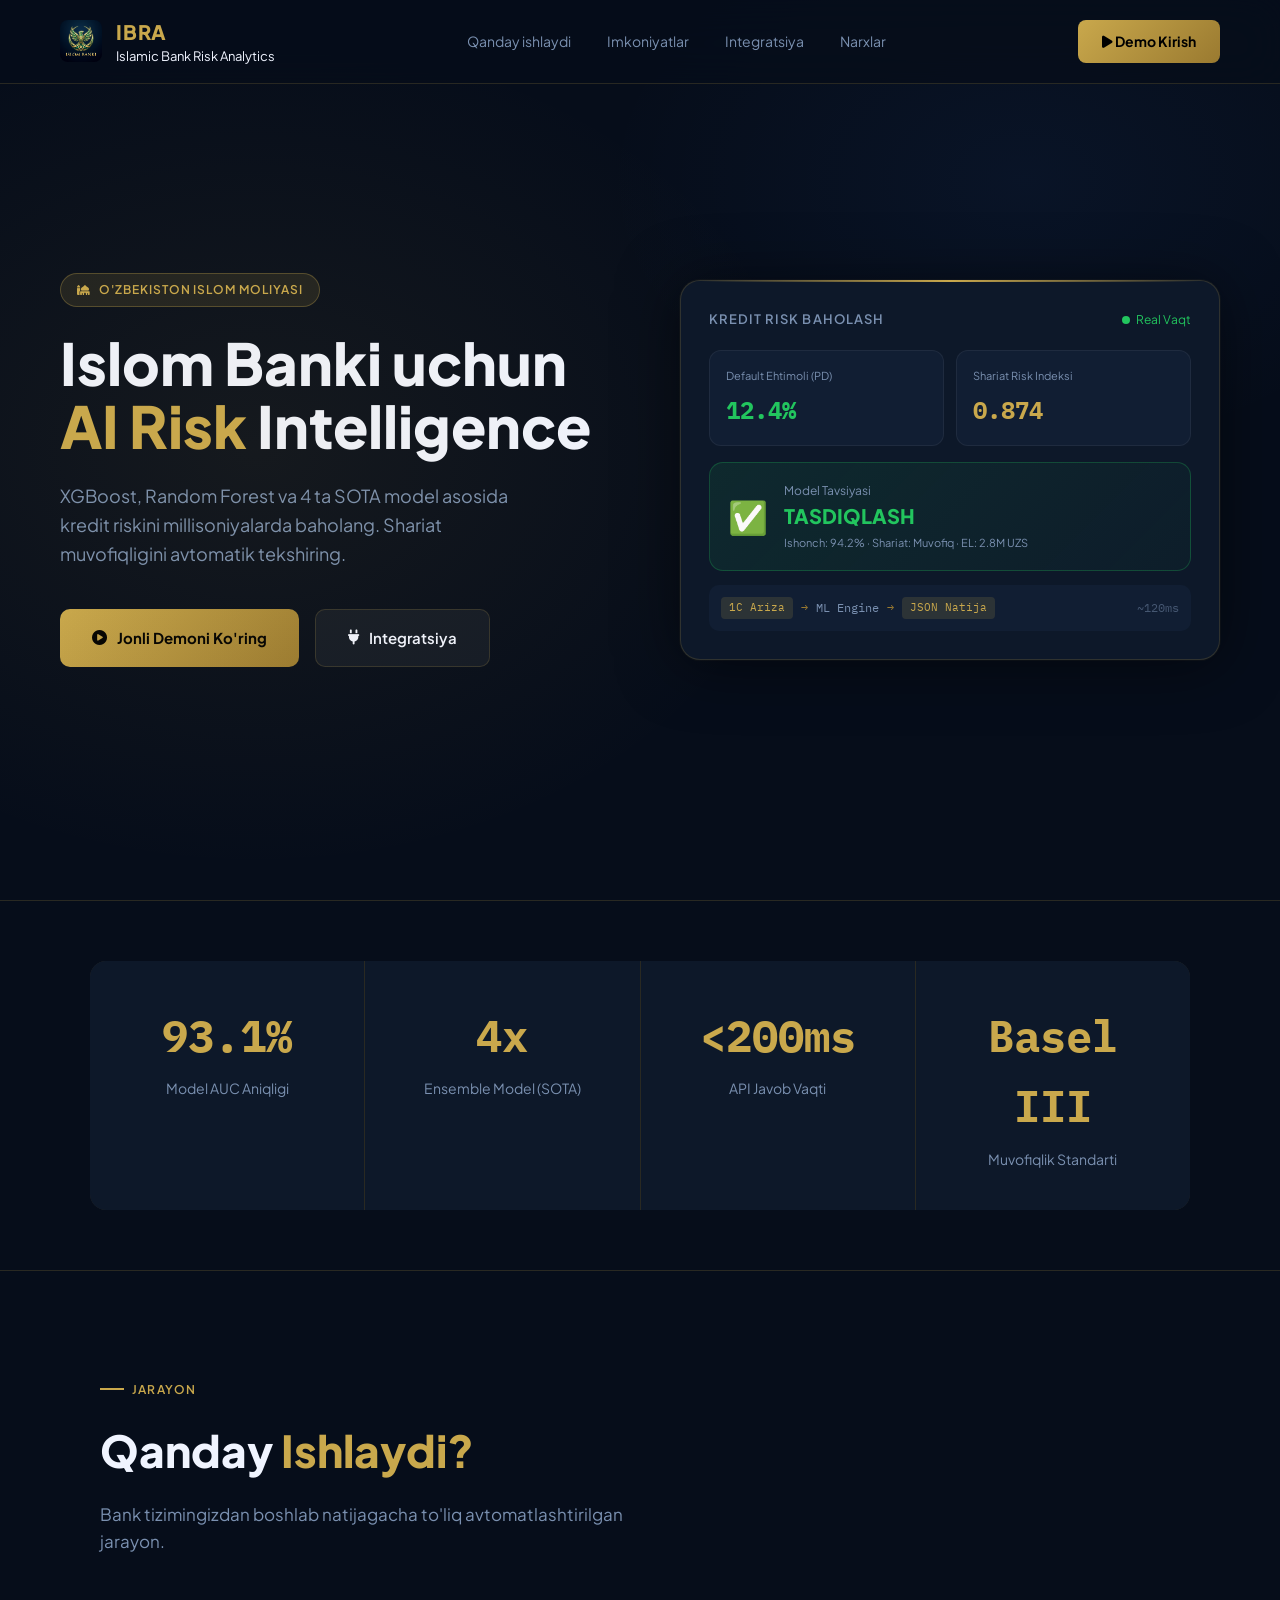
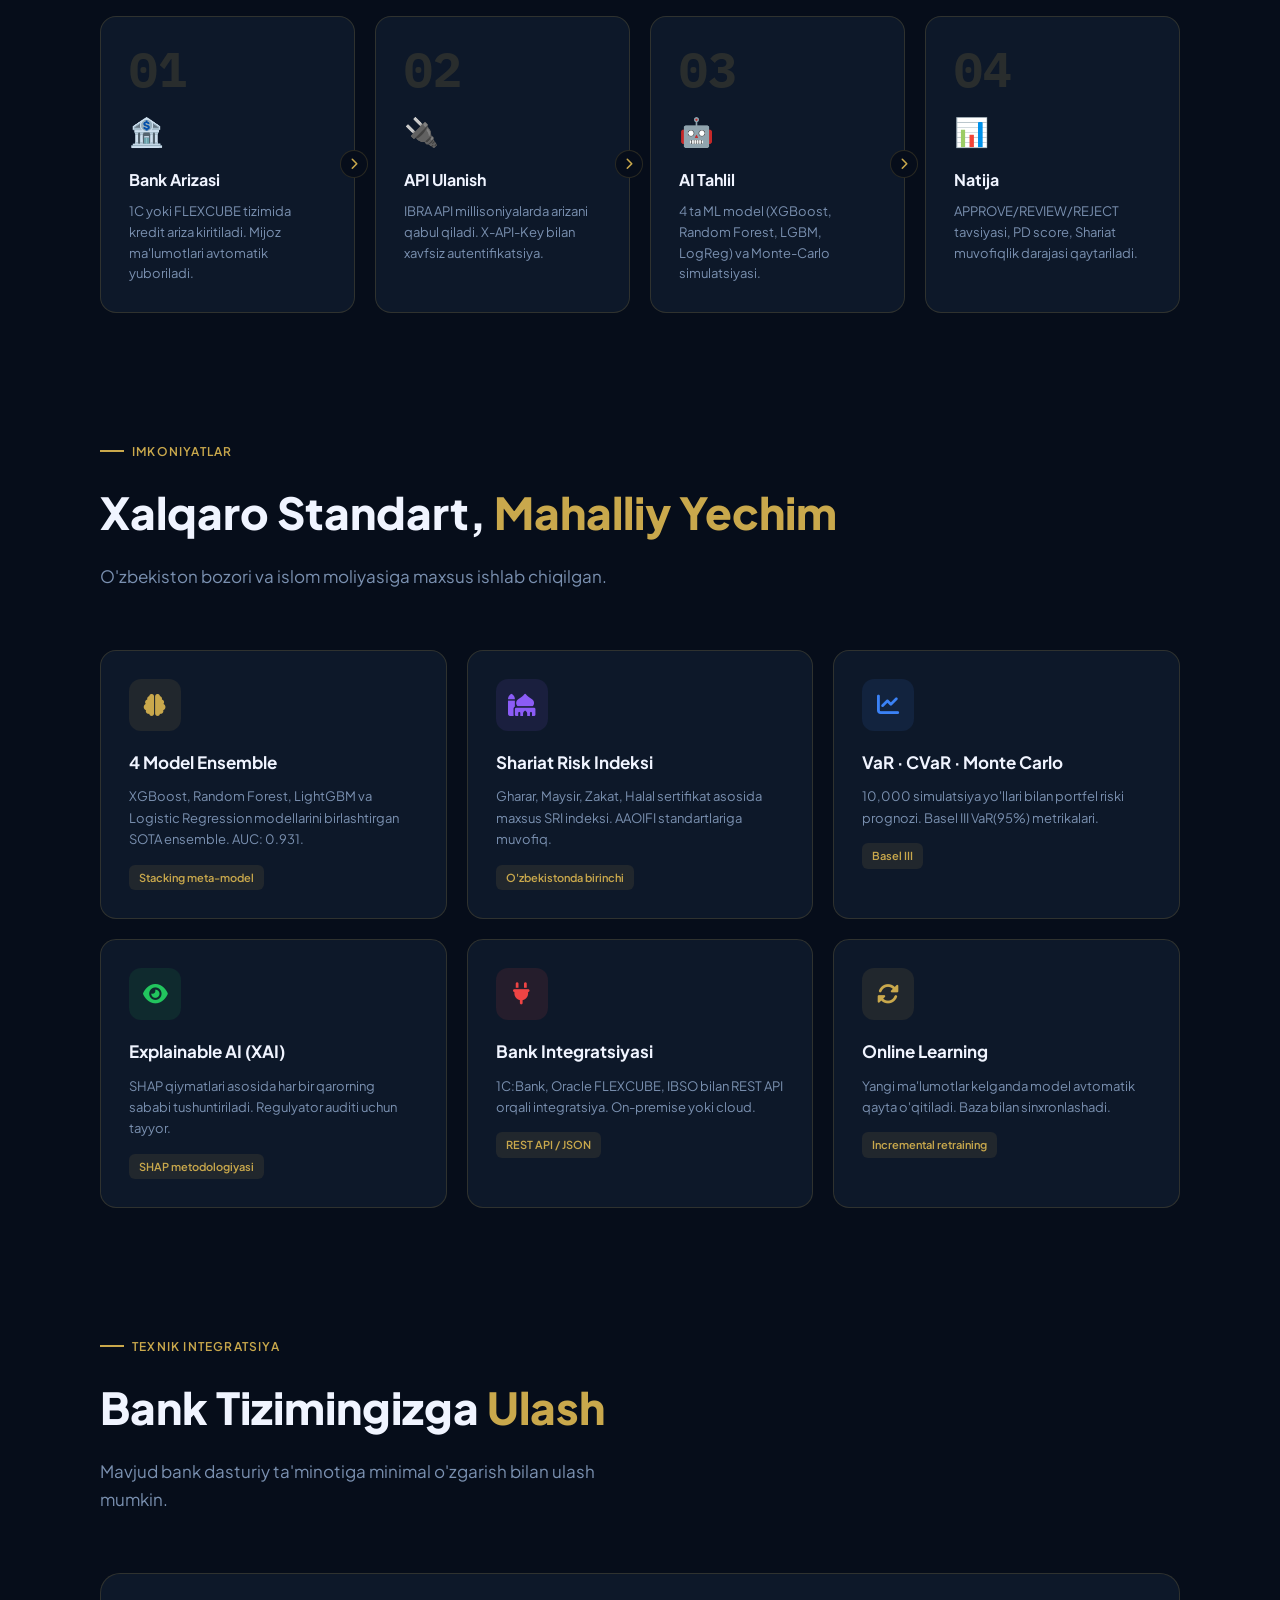
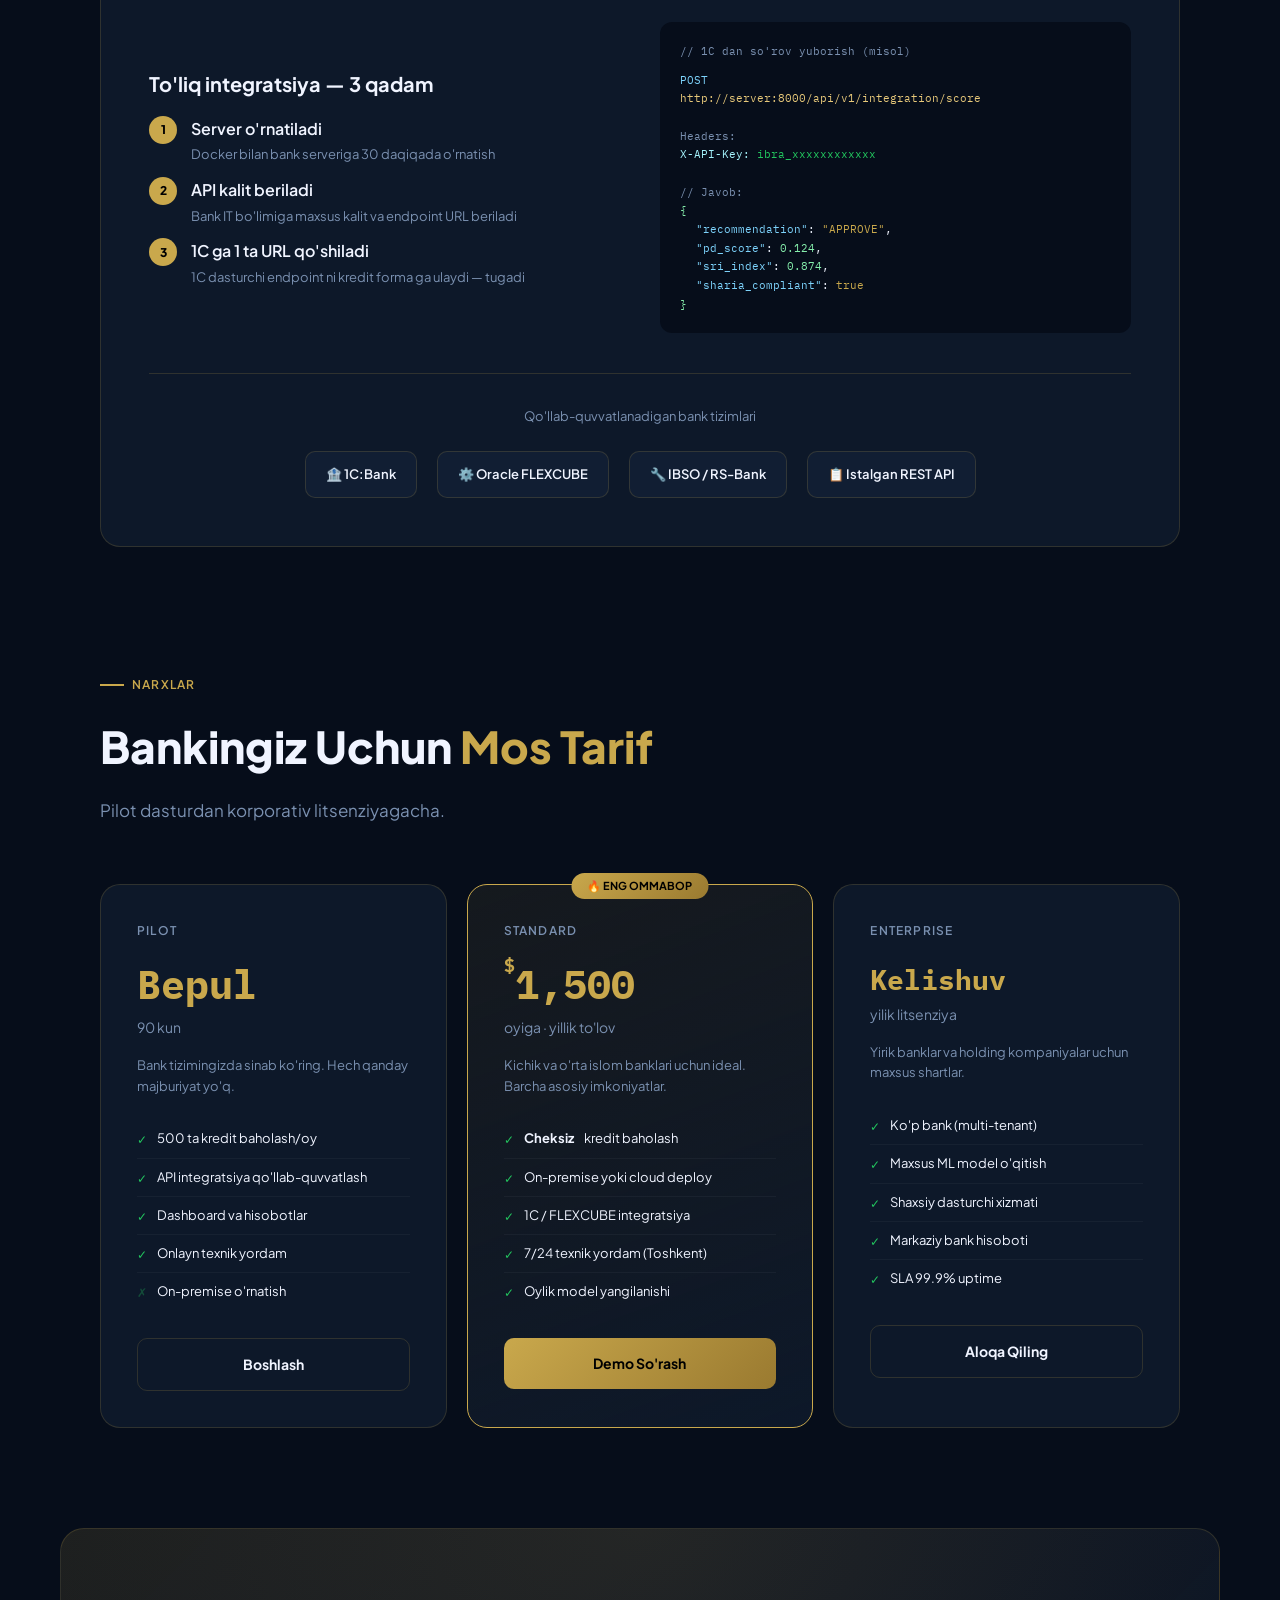
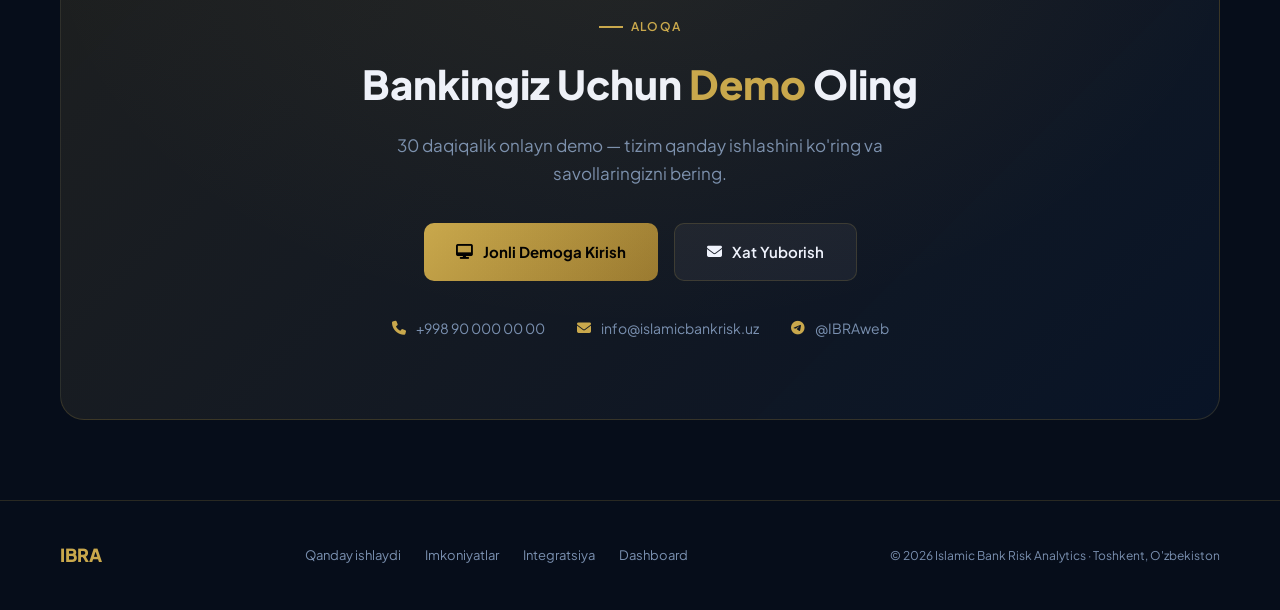
<file: projects/islamic-bank-risk-analysis/frontend/demo.html>
<!DOCTYPE html>
<html lang="uz">
<head>
  <meta charset="UTF-8" />
  <meta name="viewport" content="width=device-width, initial-scale=1.0" />
  <title>IBRA — Islamic Bank Risk Intelligence Platform</title>
  <meta name="description" content="O'zbekiston islom banklari uchun sun'iy intellekt asosidagi risk boshqaruv tizimi" />
  <link rel="preconnect" href="https://fonts.googleapis.com" />
  <link href="https://fonts.googleapis.com/css2?family=Plus+Jakarta+Sans:wght@300;400;500;600;700;800&family=IBM+Plex+Mono:wght@400;500&display=swap" rel="stylesheet" />
  <link rel="stylesheet" href="https://cdnjs.cloudflare.com/ajax/libs/font-awesome/6.4.2/css/all.min.css" />
  <style>
    :root {
      --gold: #C9A84C;
      --gold-light: #E8C97A;
      --gold-dark: #9A7A30;
      --green: #22C55E;
      --blue: #3B82F6;
      --purple: #8B5CF6;
      --red: #EF4444;
      --bg-dark: #060D1A;
      --bg-card: #0D1829;
      --bg-card2: #111E33;
      --border: rgba(201,168,76,0.18);
      --text: #F0F4FF;
      --text-muted: #7A90B0;
      --font: 'Plus Jakarta Sans', sans-serif;
      --mono: 'IBM Plex Mono', monospace;
    }

    *, *::before, *::after { box-sizing: border-box; margin: 0; padding: 0; }

    html { scroll-behavior: smooth; }

    body {
      background: var(--bg-dark);
      color: var(--text);
      font-family: var(--font);
      line-height: 1.6;
      overflow-x: hidden;
    }

    /* ── NAVBAR ────────────────────────────────────────────────── */
    nav {
      position: fixed; top: 0; left: 0; right: 0; z-index: 100;
      display: flex; align-items: center; justify-content: space-between;
      padding: 16px 60px;
      background: rgba(6,13,26,0.85);
      backdrop-filter: blur(20px);
      border-bottom: 1px solid var(--border);
    }
    .nav-logo {
      display: flex; align-items: center; gap: 14px;
      font-size: 20px; font-weight: 800; color: var(--gold);
      letter-spacing: 0.04em;
    }
    .nav-logo img { width: 42px; height: 42px; object-fit: contain; border-radius: 8px; }
    .nav-logo span { color: var(--text); font-weight: 400; font-size: 13px; display: block; letter-spacing: 0; margin-top: -2px; }
    .nav-links { display: flex; align-items: center; gap: 36px; }
    .nav-links a { color: var(--text-muted); text-decoration: none; font-size: 14px; transition: color 0.2s; }
    .nav-links a:hover { color: var(--gold); }
    .nav-cta {
      background: linear-gradient(135deg, var(--gold), var(--gold-dark));
      color: #000; padding: 10px 24px; border-radius: 8px;
      font-weight: 700; font-size: 14px; text-decoration: none;
      transition: opacity 0.2s; white-space: nowrap;
    }
    .nav-cta:hover { opacity: 0.85; }

    /* ── HERO ──────────────────────────────────────────────────── */
    .hero {
      min-height: 100vh;
      display: flex; align-items: center;
      padding: 120px 60px 80px;
      position: relative;
      overflow: hidden;
    }
    .hero::before {
      content: '';
      position: absolute; inset: 0;
      background:
        radial-gradient(ellipse 800px 600px at 20% 50%, rgba(201,168,76,0.08) 0%, transparent 70%),
        radial-gradient(ellipse 600px 400px at 80% 20%, rgba(59,130,246,0.06) 0%, transparent 70%);
      pointer-events: none;
    }
    .hero-grid { display: grid; grid-template-columns: 1fr 1fr; gap: 80px; align-items: center; max-width: 1200px; margin: 0 auto; width: 100%; }
    .hero-badge {
      display: inline-flex; align-items: center; gap: 8px;
      background: rgba(201,168,76,0.12); border: 1px solid rgba(201,168,76,0.3);
      color: var(--gold); padding: 6px 16px; border-radius: 100px;
      font-size: 12px; font-weight: 600; letter-spacing: 0.08em;
      text-transform: uppercase; margin-bottom: 24px;
    }
    .hero-badge i { font-size: 10px; }
    .hero h1 {
      font-size: clamp(36px, 5vw, 58px);
      font-weight: 800; line-height: 1.1;
      margin-bottom: 24px;
    }
    .hero h1 .accent { color: var(--gold); }
    .hero p {
      font-size: 18px; color: var(--text-muted);
      margin-bottom: 40px; max-width: 480px;
    }
    .hero-actions { display: flex; gap: 16px; flex-wrap: wrap; }
    .btn-primary {
      background: linear-gradient(135deg, var(--gold), var(--gold-dark));
      color: #000; padding: 16px 32px; border-radius: 10px;
      font-weight: 700; font-size: 15px; text-decoration: none;
      transition: all 0.2s; display: inline-flex; align-items: center; gap: 10px;
    }
    .btn-primary:hover { transform: translateY(-2px); box-shadow: 0 12px 32px rgba(201,168,76,0.3); }
    .btn-secondary {
      background: rgba(255,255,255,0.05); border: 1px solid var(--border);
      color: var(--text); padding: 16px 32px; border-radius: 10px;
      font-weight: 600; font-size: 15px; text-decoration: none;
      transition: all 0.2s; display: inline-flex; align-items: center; gap: 10px;
    }
    .btn-secondary:hover { background: rgba(255,255,255,0.1); }

    /* Hero visual */
    .hero-visual {
      background: var(--bg-card);
      border: 1px solid var(--border);
      border-radius: 20px;
      padding: 28px;
      box-shadow: 0 4px 60px rgba(0,0,0,0.5), 0 0 0 1px rgba(201,168,76,0.05);
      position: relative;
    }
    .hero-visual::before {
      content: '';
      position: absolute; top: -1px; left: 20px; right: 20px; height: 2px;
      background: linear-gradient(90deg, transparent, var(--gold), transparent);
      border-radius: 100px;
    }
    .vis-header { display: flex; align-items: center; justify-content: space-between; margin-bottom: 20px; }
    .vis-title { font-size: 13px; font-weight: 600; color: var(--text-muted); text-transform: uppercase; letter-spacing: 0.08em; }
    .status-live { display: flex; align-items: center; gap: 6px; font-size: 12px; color: var(--green); }
    .status-dot { width: 8px; height: 8px; border-radius: 50%; background: var(--green); animation: pulse 2s infinite; }
    @keyframes pulse { 0%,100%{ opacity:1} 50%{opacity:0.3} }

    .kpi-row { display: grid; grid-template-columns: 1fr 1fr; gap: 12px; margin-bottom: 16px; }
    .kpi-mini {
      background: var(--bg-card2); border: 1px solid rgba(255,255,255,0.06);
      border-radius: 12px; padding: 16px;
    }
    .kpi-mini-label { font-size: 11px; color: var(--text-muted); margin-bottom: 6px; }
    .kpi-mini-val { font-size: 24px; font-weight: 800; font-family: var(--mono); }

    .score-result {
      background: linear-gradient(135deg, rgba(34,197,94,0.1), rgba(34,197,94,0.03));
      border: 1px solid rgba(34,197,94,0.25);
      border-radius: 14px; padding: 18px;
      display: flex; align-items: center; gap: 16px;
    }
    .score-icon { font-size: 32px; }
    .score-label { font-size: 12px; color: var(--text-muted); }
    .score-val { font-size: 20px; font-weight: 800; color: var(--green); }
    .score-sub { font-size: 11px; color: var(--text-muted); margin-top: 2px; }

    .flow-mini {
      display: flex; align-items: center; gap: 8px;
      margin-top: 14px; font-size: 12px; color: var(--text-muted);
      background: var(--bg-card2); border-radius: 10px; padding: 12px;
      font-family: var(--mono);
    }
    .flow-tag {
      background: rgba(201,168,76,0.15); color: var(--gold);
      padding: 2px 8px; border-radius: 4px; font-size: 11px;
    }
    .flow-arrow { color: var(--gold-dark); }

    /* ── STATS ─────────────────────────────────────────────────── */
    .stats {
      padding: 60px;
      border-top: 1px solid var(--border);
      border-bottom: 1px solid var(--border);
    }
    .stats-grid { display: grid; grid-template-columns: repeat(4, 1fr); gap: 1px; background: var(--border); max-width: 1100px; margin: 0 auto; border-radius: 16px; overflow: hidden; }
    .stat-item {
      background: var(--bg-card); padding: 40px 32px; text-align: center;
    }
    .stat-num { font-size: 44px; font-weight: 800; font-family: var(--mono); color: var(--gold); }
    .stat-label { font-size: 14px; color: var(--text-muted); margin-top: 6px; }

    /* ── SECTION ───────────────────────────────────────────────── */
    section { padding: 100px 60px; max-width: 1200px; margin: 0 auto; }
    .section-badge {
      display: inline-flex; align-items: center; gap: 8px;
      color: var(--gold); font-size: 12px; font-weight: 600;
      text-transform: uppercase; letter-spacing: 0.1em;
      margin-bottom: 16px;
    }
    .section-badge::before { content: ''; width: 24px; height: 2px; background: var(--gold); }
    h2 { font-size: clamp(28px, 4vw, 44px); font-weight: 800; margin-bottom: 16px; }
    h2 .accent { color: var(--gold); }
    .section-sub { font-size: 17px; color: var(--text-muted); max-width: 540px; }

    /* ── HOW IT WORKS ─────────────────────────────────────────── */
    .steps { display: grid; grid-template-columns: repeat(4, 1fr); gap: 20px; margin-top: 60px; }
    .step {
      background: var(--bg-card); border: 1px solid var(--border); border-radius: 16px;
      padding: 28px; position: relative; transition: all 0.3s;
    }
    .step:hover { border-color: rgba(201,168,76,0.4); transform: translateY(-4px); }
    .step-num {
      font-size: 48px; font-weight: 800; color: rgba(201,168,76,0.15);
      font-family: var(--mono); margin-bottom: 16px; line-height: 1;
    }
    .step-icon { font-size: 28px; margin-bottom: 14px; }
    .step h3 { font-size: 16px; font-weight: 700; margin-bottom: 8px; }
    .step p { font-size: 13px; color: var(--text-muted); line-height: 1.6; }
    .step-connector {
      position: absolute; right: -14px; top: 50%; transform: translateY(-50%);
      width: 28px; height: 28px; background: var(--bg-dark);
      border: 1px solid var(--border); border-radius: 50%;
      display: flex; align-items: center; justify-content: center;
      color: var(--gold); font-size: 12px; z-index: 1;
    }

    /* ── FEATURES ─────────────────────────────────────────────── */
    .features-grid { display: grid; grid-template-columns: repeat(3, 1fr); gap: 20px; margin-top: 60px; }
    .feat-card {
      background: var(--bg-card); border: 1px solid var(--border);
      border-radius: 16px; padding: 28px; transition: all 0.3s;
    }
    .feat-card:hover { border-color: rgba(201,168,76,0.3); transform: translateY(-4px); }
    .feat-icon {
      width: 52px; height: 52px; border-radius: 12px;
      display: flex; align-items: center; justify-content: center;
      font-size: 22px; margin-bottom: 18px;
    }
    .feat-card h3 { font-size: 17px; font-weight: 700; margin-bottom: 10px; }
    .feat-card p { font-size: 13px; color: var(--text-muted); line-height: 1.65; }
    .feat-tag {
      display: inline-block; margin-top: 14px;
      background: rgba(201,168,76,0.1); color: var(--gold);
      padding: 4px 10px; border-radius: 6px; font-size: 11px; font-weight: 600;
    }

    /* ── INTEGRATION DIAGRAM ──────────────────────────────────── */
    .integration-box {
      background: var(--bg-card); border: 1px solid var(--border);
      border-radius: 20px; padding: 48px; margin-top: 60px;
    }
    .int-flow {
      display: flex; align-items: center; justify-content: center;
      gap: 0; flex-wrap: wrap; margin: 40px 0;
    }
    .int-node {
      background: var(--bg-card2); border: 1px solid var(--border);
      border-radius: 14px; padding: 20px 24px; text-align: center;
      min-width: 140px;
    }
    .int-node.highlight {
      border-color: var(--gold);
      background: linear-gradient(135deg, rgba(201,168,76,0.1), rgba(201,168,76,0.03));
      box-shadow: 0 0 30px rgba(201,168,76,0.15);
    }
    .int-node i { font-size: 26px; margin-bottom: 8px; display: block; }
    .int-node .nt { font-size: 13px; font-weight: 700; }
    .int-node .ns { font-size: 11px; color: var(--text-muted); }
    .int-arrow {
      padding: 0 16px; color: var(--gold);
      font-size: 20px; display: flex; align-items: center; gap: 8px;
      flex-direction: column;
    }
    .int-arrow span { font-size: 10px; color: var(--text-muted); font-family: var(--mono); white-space: nowrap; }

    /* ── PRICING ──────────────────────────────────────────────── */
    .pricing-grid { display: grid; grid-template-columns: repeat(3, 1fr); gap: 20px; margin-top: 60px; }
    .price-card {
      background: var(--bg-card); border: 1px solid var(--border);
      border-radius: 20px; padding: 36px; position: relative; transition: all 0.3s;
    }
    .price-card.featured {
      border-color: var(--gold);
      background: linear-gradient(160deg, rgba(201,168,76,0.08), var(--bg-card));
    }
    .price-badge {
      position: absolute; top: -12px; left: 50%; transform: translateX(-50%);
      background: linear-gradient(135deg, var(--gold), var(--gold-dark));
      color: #000; padding: 4px 16px; border-radius: 100px;
      font-size: 11px; font-weight: 700; text-transform: uppercase; white-space: nowrap;
    }
    .price-tier { font-size: 12px; font-weight: 600; color: var(--text-muted); text-transform: uppercase; letter-spacing: 0.1em; margin-bottom: 12px; }
    .price-num { font-size: 40px; font-weight: 800; font-family: var(--mono); color: var(--gold); }
    .price-num sup { font-size: 18px; vertical-align: top; margin-top: 8px; }
    .price-period { font-size: 14px; color: var(--text-muted); }
    .price-desc { font-size: 13px; color: var(--text-muted); margin: 16px 0 24px; }
    .price-features { list-style: none; margin-bottom: 28px; }
    .price-features li { padding: 8px 0; font-size: 13px; display: flex; gap: 10px; border-bottom: 1px solid rgba(255,255,255,0.04); }
    .price-features li:last-child { border-bottom: none; }
    .price-features .chk { color: var(--green); font-size: 12px; margin-top: 2px; }
    .price-btn {
      display: block; text-align: center; padding: 14px;
      border-radius: 10px; font-weight: 700; font-size: 14px;
      text-decoration: none; transition: all 0.2s;
    }
    .price-btn.primary {
      background: linear-gradient(135deg, var(--gold), var(--gold-dark));
      color: #000;
    }
    .price-btn.outline {
      border: 1px solid var(--border); color: var(--text);
      background: transparent;
    }
    .price-btn:hover { opacity: 0.85; transform: translateY(-1px); }

    /* ── CTA ──────────────────────────────────────────────────── */
    .cta-section {
      margin: 0 60px 80px;
      background: linear-gradient(135deg, rgba(201,168,76,0.12), rgba(59,130,246,0.06));
      border: 1px solid var(--border); border-radius: 24px;
      padding: 80px 60px; text-align: center;
      position: relative; overflow: hidden;
    }
    .cta-section::before {
      content: '';
      position: absolute; inset: 0;
      background: radial-gradient(ellipse 600px 400px at 50% 0%, rgba(201,168,76,0.08), transparent);
    }
    .cta-section h2 { font-size: 40px; margin-bottom: 16px; }
    .cta-section p { font-size: 17px; color: var(--text-muted); margin-bottom: 36px; max-width: 500px; margin-left: auto; margin-right: auto; }
    .cta-actions { display: flex; gap: 16px; justify-content: center; flex-wrap: wrap; }
    .cta-contact { display: flex; align-items: center; gap: 32px; justify-content: center; margin-top: 36px; flex-wrap: wrap; }
    .contact-item { display: flex; align-items: center; gap: 10px; font-size: 14px; color: var(--text-muted); }
    .contact-item i { color: var(--gold); }

    /* ── FOOTER ───────────────────────────────────────────────── */
    footer {
      border-top: 1px solid var(--border); padding: 40px 60px;
      display: flex; align-items: center; justify-content: space-between;
      flex-wrap: wrap; gap: 20px;
    }
    .footer-brand { font-size: 18px; font-weight: 800; color: var(--gold); }
    .footer-links { display: flex; gap: 24px; }
    .footer-links a { color: var(--text-muted); font-size: 13px; text-decoration: none; }
    .footer-links a:hover { color: var(--gold); }
    .footer-right { font-size: 12px; color: var(--text-muted); }

    /* ── ANIMATIONS ───────────────────────────────────────────── */
    .fade-up { opacity: 0; transform: translateY(30px); transition: all 0.6s ease; }
    .fade-up.visible { opacity: 1; transform: translateY(0); }

    /* ── RESPONSIVE ───────────────────────────────────────────── */
    @media (max-width: 1024px) {
      nav { padding: 16px 24px; }
      .nav-links { display: none; }
      .hero { padding: 100px 24px 60px; }
      .hero-grid { grid-template-columns: 1fr; gap: 40px; }
      section { padding: 60px 24px; }
      .steps { grid-template-columns: 1fr 1fr; }
      .features-grid { grid-template-columns: 1fr 1fr; }
      .pricing-grid { grid-template-columns: 1fr; }
      .stats { padding: 40px 24px; }
      .stats-grid { grid-template-columns: 1fr 1fr; }
      .step-connector { display: none; }
      .cta-section { margin: 0 24px 60px; padding: 48px 24px; }
      footer { padding: 30px 24px; }
    }
  </style>
</head>
<body>

<!-- ══ NAVBAR ══════════════════════════════════════════════════════════ -->
<nav>
  <div class="nav-logo">
    <img src="assets/logo-majestic.png" alt="IBRA Logo" />
    <div>
      IBRA
      <span>Islamic Bank Risk Analytics</span>
    </div>
  </div>
  <div class="nav-links">
    <a href="#how">Qanday ishlaydi</a>
    <a href="#features">Imkoniyatlar</a>
    <a href="#integration">Integratsiya</a>
    <a href="#pricing">Narxlar</a>
  </div>
  <a href="/" class="nav-cta"><i class="fas fa-play"></i> Demo Kirish</a>
</nav>

<!-- ══ HERO ════════════════════════════════════════════════════════════ -->
<div class="hero">
  <div class="hero-grid">
    <div>
      <div class="hero-badge"><i class="fas fa-mosque"></i> O'zbekiston Islom Moliyasi</div>
      <h1>Islom Banki uchun <span class="accent">AI Risk</span> Intelligence</h1>
      <p>XGBoost, Random Forest va 4 ta SOTA model asosida kredit riskini millisoniyalarda baholang. Shariat muvofiqligini avtomatik tekshiring.</p>
      <div class="hero-actions">
        <a href="/" class="btn-primary"><i class="fas fa-play-circle"></i> Jonli Demoni Ko'ring</a>
        <a href="#integration" class="btn-secondary"><i class="fas fa-plug"></i> Integratsiya</a>
      </div>
    </div>

    <div class="hero-visual fade-up">
      <div class="vis-header">
        <div class="vis-title">Kredit Risk Baholash</div>
        <div class="status-live"><div class="status-dot"></div> Real Vaqt</div>
      </div>

      <div class="kpi-row">
        <div class="kpi-mini">
          <div class="kpi-mini-label">Default Ehtimoli (PD)</div>
          <div class="kpi-mini-val" style="color:#22C55E">12.4%</div>
        </div>
        <div class="kpi-mini">
          <div class="kpi-mini-label">Shariat Risk Indeksi</div>
          <div class="kpi-mini-val" style="color:#C9A84C">0.874</div>
        </div>
      </div>

      <div class="score-result">
        <div class="score-icon">✅</div>
        <div>
          <div class="score-label">Model Tavsiyasi</div>
          <div class="score-val">TASDIQLASH</div>
          <div class="score-sub">Ishonch: 94.2% · Shariat: Muvofiq · EL: 2.8M UZS</div>
        </div>
      </div>

      <div class="flow-mini">
        <span class="flow-tag">1C Ariza</span>
        <span class="flow-arrow">→</span>
        <span>ML Engine</span>
        <span class="flow-arrow">→</span>
        <span class="flow-tag">JSON Natija</span>
        <span style="margin-left:auto;opacity:0.5">~120ms</span>
      </div>
    </div>
  </div>
</div>

<!-- ══ STATS ════════════════════════════════════════════════════════════ -->
<div class="stats">
  <div class="stats-grid">
    <div class="stat-item fade-up">
      <div class="stat-num">93.1%</div>
      <div class="stat-label">Model AUC Aniqligi</div>
    </div>
    <div class="stat-item fade-up">
      <div class="stat-num">4x</div>
      <div class="stat-label">Ensemble Model (SOTA)</div>
    </div>
    <div class="stat-item fade-up">
      <div class="stat-num">&lt;200ms</div>
      <div class="stat-label">API Javob Vaqti</div>
    </div>
    <div class="stat-item fade-up">
      <div class="stat-num">Basel III</div>
      <div class="stat-label">Muvofiqlik Standarti</div>
    </div>
  </div>
</div>

<!-- ══ HOW IT WORKS ═════════════════════════════════════════════════════ -->
<section id="how">
  <div class="section-badge">Jarayon</div>
  <h2>Qanday <span class="accent">Ishlaydi?</span></h2>
  <p class="section-sub">Bank tizimingizdan boshlab natijagacha to'liq avtomatlashtirilgan jarayon.</p>

  <div class="steps">
    <div class="step fade-up">
      <div class="step-num">01</div>
      <div class="step-icon">🏦</div>
      <h3>Bank Arizasi</h3>
      <p>1C yoki FLEXCUBE tizimida kredit ariza kiritiladi. Mijoz ma'lumotlari avtomatik yuboriladi.</p>
      <div class="step-connector"><i class="fas fa-chevron-right"></i></div>
    </div>
    <div class="step fade-up">
      <div class="step-num">02</div>
      <div class="step-icon">🔌</div>
      <h3>API Ulanish</h3>
      <p>IBRA API millisoniyalarda arizani qabul qiladi. X-API-Key bilan xavfsiz autentifikatsiya.</p>
      <div class="step-connector"><i class="fas fa-chevron-right"></i></div>
    </div>
    <div class="step fade-up">
      <div class="step-num">03</div>
      <div class="step-icon">🤖</div>
      <h3>AI Tahlil</h3>
      <p>4 ta ML model (XGBoost, Random Forest, LGBM, LogReg) va Monte-Carlo simulatsiyasi.</p>
      <div class="step-connector"><i class="fas fa-chevron-right"></i></div>
    </div>
    <div class="step fade-up">
      <div class="step-num">04</div>
      <div class="step-icon">📊</div>
      <h3>Natija</h3>
      <p>APPROVE/REVIEW/REJECT tavsiyasi, PD score, Shariat muvofiqlik darajasi qaytariladi.</p>
    </div>
  </div>
</section>

<!-- ══ FEATURES ══════════════════════════════════════════════════════════ -->
<section id="features" style="padding-top:20px">
  <div class="section-badge">Imkoniyatlar</div>
  <h2>Xalqaro Standart, <span class="accent">Mahalliy Yechim</span></h2>
  <p class="section-sub">O'zbekiston bozori va islom moliyasiga maxsus ishlab chiqilgan.</p>

  <div class="features-grid">
    <div class="feat-card fade-up">
      <div class="feat-icon" style="background:rgba(201,168,76,0.1);color:var(--gold)"><i class="fas fa-brain"></i></div>
      <h3>4 Model Ensemble</h3>
      <p>XGBoost, Random Forest, LightGBM va Logistic Regression modellarini birlashtirgan SOTA ensemble. AUC: 0.931.</p>
      <span class="feat-tag">Stacking meta-model</span>
    </div>
    <div class="feat-card fade-up">
      <div class="feat-icon" style="background:rgba(139,92,246,0.1);color:var(--purple)"><i class="fas fa-mosque"></i></div>
      <h3>Shariat Risk Indeksi</h3>
      <p>Gharar, Maysir, Zakat, Halal sertifikat asosida maxsus SRI indeksi. AAOIFI standartlariga muvofiq.</p>
      <span class="feat-tag">O'zbekistonda birinchi</span>
    </div>
    <div class="feat-card fade-up">
      <div class="feat-icon" style="background:rgba(59,130,246,0.1);color:var(--blue)"><i class="fas fa-chart-line"></i></div>
      <h3>VaR · CVaR · Monte Carlo</h3>
      <p>10,000 simulatsiya yo'llari bilan portfel riski prognozi. Basel III VaR(95%) metrikalari.</p>
      <span class="feat-tag">Basel III</span>
    </div>
    <div class="feat-card fade-up">
      <div class="feat-icon" style="background:rgba(34,197,94,0.1);color:var(--green)"><i class="fas fa-eye"></i></div>
      <h3>Explainable AI (XAI)</h3>
      <p>SHAP qiymatlari asosida har bir qarorning sababi tushuntiriladi. Regulyator auditi uchun tayyor.</p>
      <span class="feat-tag">SHAP metodologiyasi</span>
    </div>
    <div class="feat-card fade-up">
      <div class="feat-icon" style="background:rgba(239,68,68,0.1);color:var(--red)"><i class="fas fa-plug"></i></div>
      <h3>Bank Integratsiyasi</h3>
      <p>1C:Bank, Oracle FLEXCUBE, IBSO bilan REST API orqali integratsiya. On-premise yoki cloud.</p>
      <span class="feat-tag">REST API / JSON</span>
    </div>
    <div class="feat-card fade-up">
      <div class="feat-icon" style="background:rgba(201,168,76,0.1);color:var(--gold)"><i class="fas fa-sync-alt"></i></div>
      <h3>Online Learning</h3>
      <p>Yangi ma'lumotlar kelganda model avtomatik qayta o'qitiladi. Baza bilan sinxronlashadi.</p>
      <span class="feat-tag">Incremental retraining</span>
    </div>
  </div>
</section>

<!-- ══ INTEGRATION ═══════════════════════════════════════════════════════ -->
<section id="integration" style="padding-top:20px">
  <div class="section-badge">Texnik Integratsiya</div>
  <h2>Bank Tizimingizga <span class="accent">Ulash</span></h2>
  <p class="section-sub">Mavjud bank dasturiy ta'minotiga minimal o'zgarish bilan ulash mumkin.</p>

  <div class="integration-box fade-up">
    <div style="display:grid;grid-template-columns:1fr 1fr;gap:40px;align-items:center">
      <div>
        <h3 style="margin-bottom:16px;font-size:20px">To'liq integratsiya — 3 qadam</h3>
        <div style="display:flex;flex-direction:column;gap:12px">
          <div style="display:flex;gap:14px;align-items:flex-start">
            <div style="width:28px;height:28px;border-radius:50%;background:var(--gold);color:#000;display:flex;align-items:center;justify-content:center;font-weight:800;font-size:12px;flex-shrink:0">1</div>
            <div>
              <div style="font-weight:600;margin-bottom:3px">Server o'rnatiladi</div>
              <div style="font-size:13px;color:var(--text-muted)">Docker bilan bank serveriga 30 daqiqada o'rnatish</div>
            </div>
          </div>
          <div style="display:flex;gap:14px;align-items:flex-start">
            <div style="width:28px;height:28px;border-radius:50%;background:var(--gold);color:#000;display:flex;align-items:center;justify-content:center;font-weight:800;font-size:12px;flex-shrink:0">2</div>
            <div>
              <div style="font-weight:600;margin-bottom:3px">API kalit beriladi</div>
              <div style="font-size:13px;color:var(--text-muted)">Bank IT bo'limiga maxsus kalit va endpoint URL beriladi</div>
            </div>
          </div>
          <div style="display:flex;gap:14px;align-items:flex-start">
            <div style="width:28px;height:28px;border-radius:50%;background:var(--gold);color:#000;display:flex;align-items:center;justify-content:center;font-weight:800;font-size:12px;flex-shrink:0">3</div>
            <div>
              <div style="font-weight:600;margin-bottom:3px">1C ga 1 ta URL qo'shiladi</div>
              <div style="font-size:13px;color:var(--text-muted)">1C dasturchi endpoint ni kredit forma ga ulaydi — tugadi</div>
            </div>
          </div>
        </div>
      </div>

      <div>
        <div style="background:var(--bg-dark);border-radius:12px;padding:20px;font-family:var(--mono);font-size:11px;line-height:1.7">
          <div style="color:var(--text-muted);margin-bottom:10px">// 1C dan so'rov yuborish (misol)</div>
          <div style="color:#7dd3fc">POST</div>
          <div style="color:var(--gold-light)">http://server:8000/api/v1/integration/score</div>
          <br>
          <div style="color:var(--text-muted)">Headers:</div>
          <div style="color:#a5f3fc">X-API-Key: <span style="color:var(--green)">ibra_xxxxxxxxxxxx</span></div>
          <br>
          <div style="color:var(--text-muted)">// Javob:</div>
          <div style="color:#86efac">{</div>
          <div style="padding-left:16px">
            <div><span style="color:#7dd3fc">"recommendation"</span>: <span style="color:var(--gold)">"APPROVE"</span>,</div>
            <div><span style="color:#7dd3fc">"pd_score"</span>: <span style="color:#86efac">0.124</span>,</div>
            <div><span style="color:#7dd3fc">"sri_index"</span>: <span style="color:#86efac">0.874</span>,</div>
            <div><span style="color:#7dd3fc">"sharia_compliant"</span>: <span style="color:var(--gold)">true</span></div>
          </div>
          <div style="color:#86efac">}</div>
        </div>
      </div>
    </div>

    <div style="margin-top:40px;padding-top:32px;border-top:1px solid var(--border)">
      <div style="text-align:center;font-size:13px;color:var(--text-muted);margin-bottom:24px">Qo'llab-quvvatlanadigan bank tizimlari</div>
      <div style="display:flex;justify-content:center;gap:20px;flex-wrap:wrap">
        <div style="background:var(--bg-card2);border:1px solid var(--border);border-radius:10px;padding:12px 20px;font-size:13px;font-weight:600">🏦 1C:Bank</div>
        <div style="background:var(--bg-card2);border:1px solid var(--border);border-radius:10px;padding:12px 20px;font-size:13px;font-weight:600">⚙️ Oracle FLEXCUBE</div>
        <div style="background:var(--bg-card2);border:1px solid var(--border);border-radius:10px;padding:12px 20px;font-size:13px;font-weight:600">🔧 IBSO / RS-Bank</div>
        <div style="background:var(--bg-card2);border:1px solid var(--border);border-radius:10px;padding:12px 20px;font-size:13px;font-weight:600">📋 Istalgan REST API</div>
      </div>
    </div>
  </div>
</section>

<!-- ══ PRICING ═══════════════════════════════════════════════════════════ -->
<section id="pricing" style="padding-top:20px">
  <div class="section-badge">Narxlar</div>
  <h2>Bankingiz Uchun <span class="accent">Mos Tarif</span></h2>
  <p class="section-sub">Pilot dasturdan korporativ litsenziyagacha.</p>

  <div class="pricing-grid">
    <div class="price-card fade-up">
      <div class="price-tier">Pilot</div>
      <div class="price-num">Bepul</div>
      <div class="price-period">90 kun</div>
      <div class="price-desc">Bank tizimingizda sinab ko'ring. Hech qanday majburiyat yo'q.</div>
      <ul class="price-features">
        <li><span class="chk">✓</span>500 ta kredit baholash/oy</li>
        <li><span class="chk">✓</span>API integratsiya qo'llab-quvvatlash</li>
        <li><span class="chk">✓</span>Dashboard va hisobotlar</li>
        <li><span class="chk">✓</span>Onlayn texnik yordam</li>
        <li><span class="chk" style="opacity:0.3">✗</span>On-premise o'rnatish</li>
      </ul>
      <a href="#cta" class="price-btn outline">Boshlash</a>
    </div>

    <div class="price-card featured fade-up">
      <div class="price-badge">🔥 Eng Ommabop</div>
      <div class="price-tier">Standard</div>
      <div class="price-num"><sup>$</sup>1,500</div>
      <div class="price-period">oyiga · yillik to'lov</div>
      <div class="price-desc">Kichik va o'rta islom banklari uchun ideal. Barcha asosiy imkoniyatlar.</div>
      <ul class="price-features">
        <li><span class="chk">✓</span><strong>Cheksiz</strong> kredit baholash</li>
        <li><span class="chk">✓</span>On-premise yoki cloud deploy</li>
        <li><span class="chk">✓</span>1C / FLEXCUBE integratsiya</li>
        <li><span class="chk">✓</span>7/24 texnik yordam (Toshkent)</li>
        <li><span class="chk">✓</span>Oylik model yangilanishi</li>
      </ul>
      <a href="#cta" class="price-btn primary">Demo So'rash</a>
    </div>

    <div class="price-card fade-up">
      <div class="price-tier">Enterprise</div>
      <div class="price-num" style="font-size:28px;padding-top:6px">Kelishuv</div>
      <div class="price-period">yilik litsenziya</div>
      <div class="price-desc">Yirik banklar va holding kompaniyalar uchun maxsus shartlar.</div>
      <ul class="price-features">
        <li><span class="chk">✓</span>Ko'p bank (multi-tenant)</li>
        <li><span class="chk">✓</span>Maxsus ML model o'qitish</li>
        <li><span class="chk">✓</span>Shaxsiy dasturchi xizmati</li>
        <li><span class="chk">✓</span>Markaziy bank hisoboti</li>
        <li><span class="chk">✓</span>SLA 99.9% uptime</li>
      </ul>
      <a href="#cta" class="price-btn outline">Aloqa Qiling</a>
    </div>
  </div>
</section>

<!-- ══ CTA ═══════════════════════════════════════════════════════════════ -->
<div class="cta-section" id="cta">
  <div class="section-badge" style="justify-content:center">Aloqa</div>
  <h2>Bankingiz Uchun <span class="accent">Demo</span> Oling</h2>
  <p>30 daqiqalik onlayn demo — tizim qanday ishlashini ko'ring va savollaringizni bering.</p>
  <div class="cta-actions">
    <a href="/" class="btn-primary"><i class="fas fa-desktop"></i> Jonli Demoga Kirish</a>
    <a href="mailto:info@islamicbankrisk.uz" class="btn-secondary"><i class="fas fa-envelope"></i> Xat Yuborish</a>
  </div>
  <div class="cta-contact">
    <div class="contact-item"><i class="fas fa-phone"></i> +998 90 000 00 00</div>
    <div class="contact-item"><i class="fas fa-envelope"></i> info@islamicbankrisk.uz</div>
    <div class="contact-item"><i class="fab fa-telegram"></i> @IBRAweb</div>
  </div>
</div>

<!-- ══ FOOTER ════════════════════════════════════════════════════════════ -->
<footer>
  <div class="footer-brand">IBRA</div>
  <div class="footer-links">
    <a href="#how">Qanday ishlaydi</a>
    <a href="#features">Imkoniyatlar</a>
    <a href="#integration">Integratsiya</a>
    <a href="/">Dashboard</a>
  </div>
  <div class="footer-right">© 2026 Islamic Bank Risk Analytics · Toshkent, O'zbekiston</div>
</footer>

<script>
  // Scroll animation
  const observer = new IntersectionObserver((entries) => {
    entries.forEach(e => { if (e.isIntersecting) { e.target.classList.add('visible'); } });
  }, { threshold: 0.12 });
  document.querySelectorAll('.fade-up').forEach(el => observer.observe(el));

  // Animated counters
  function animateCounter(el, target, suffix = '') {
    let start = 0;
    const step = target / 60;
    const timer = setInterval(() => {
      start += step;
      if (start >= target) { el.textContent = target + suffix; clearInterval(timer); return; }
      el.textContent = Math.floor(start) + suffix;
    }, 20);
  }
</script>
</body>
</html>
</file>
